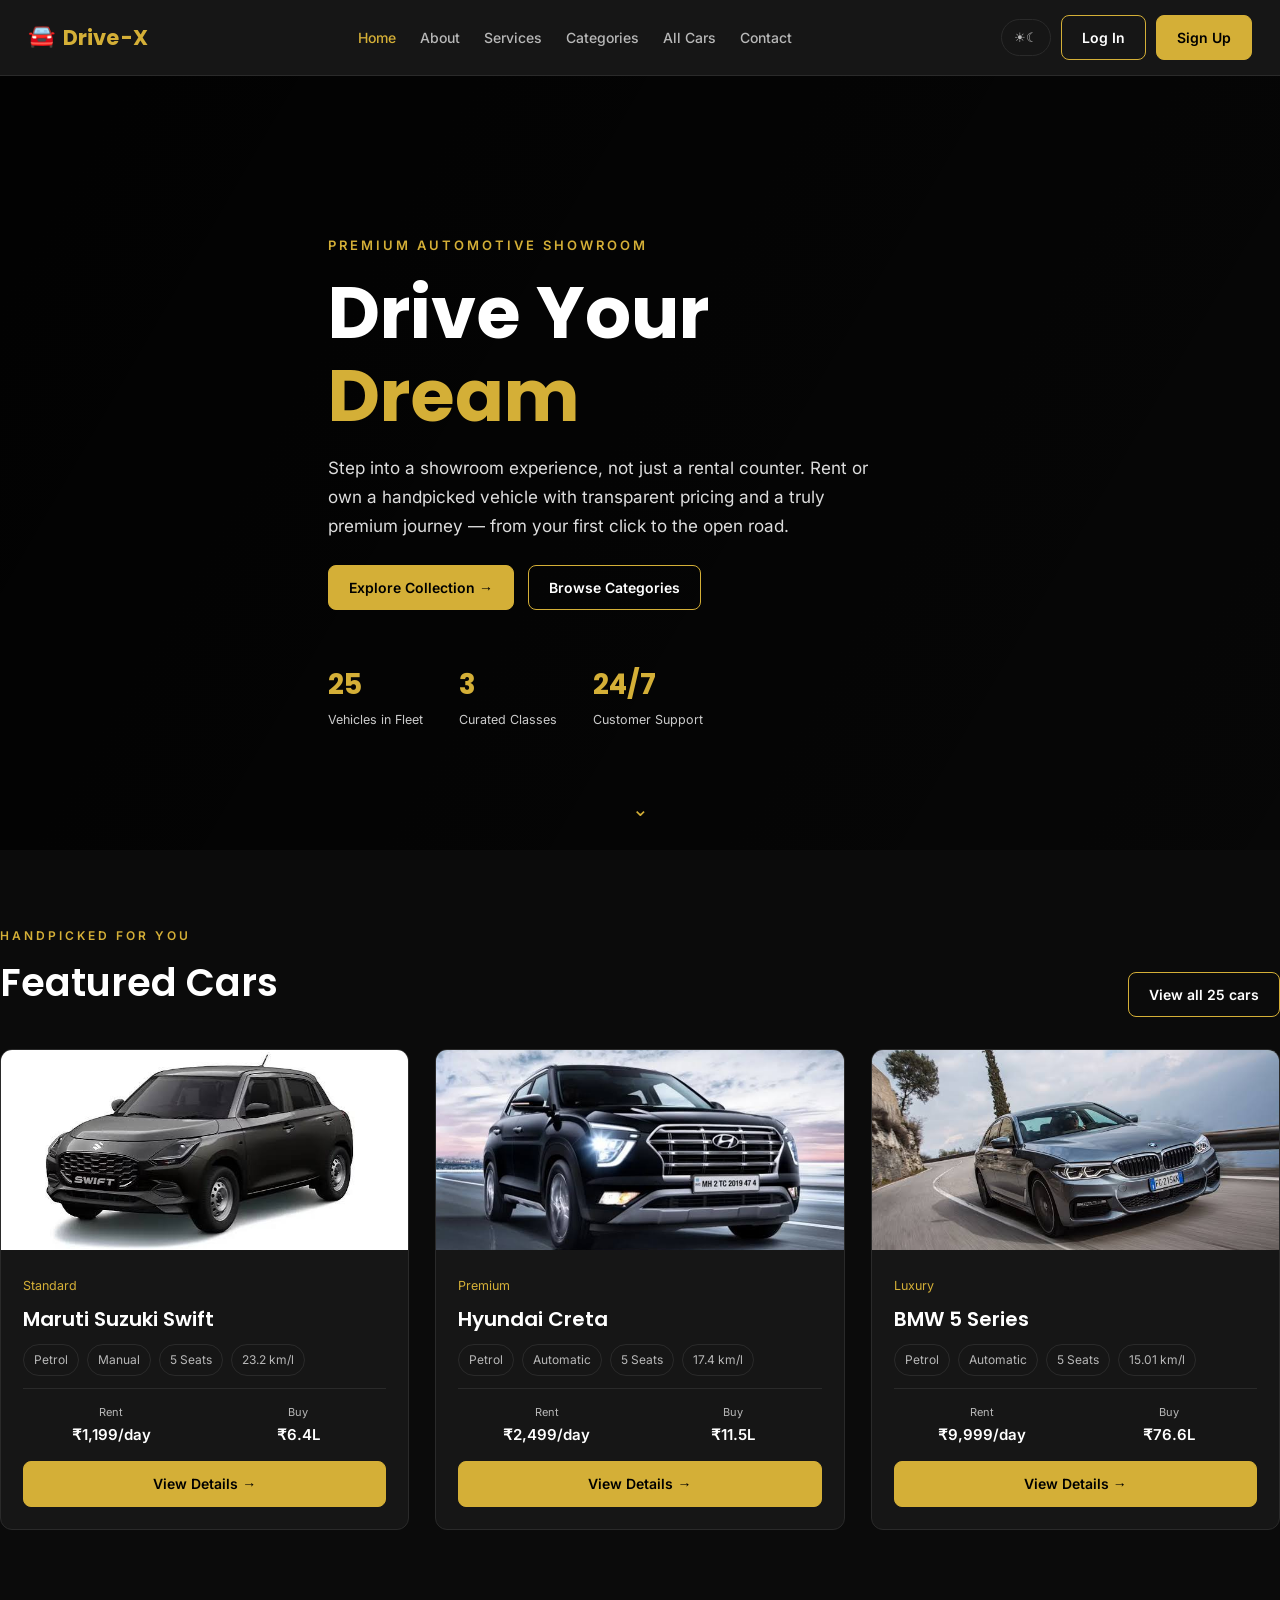
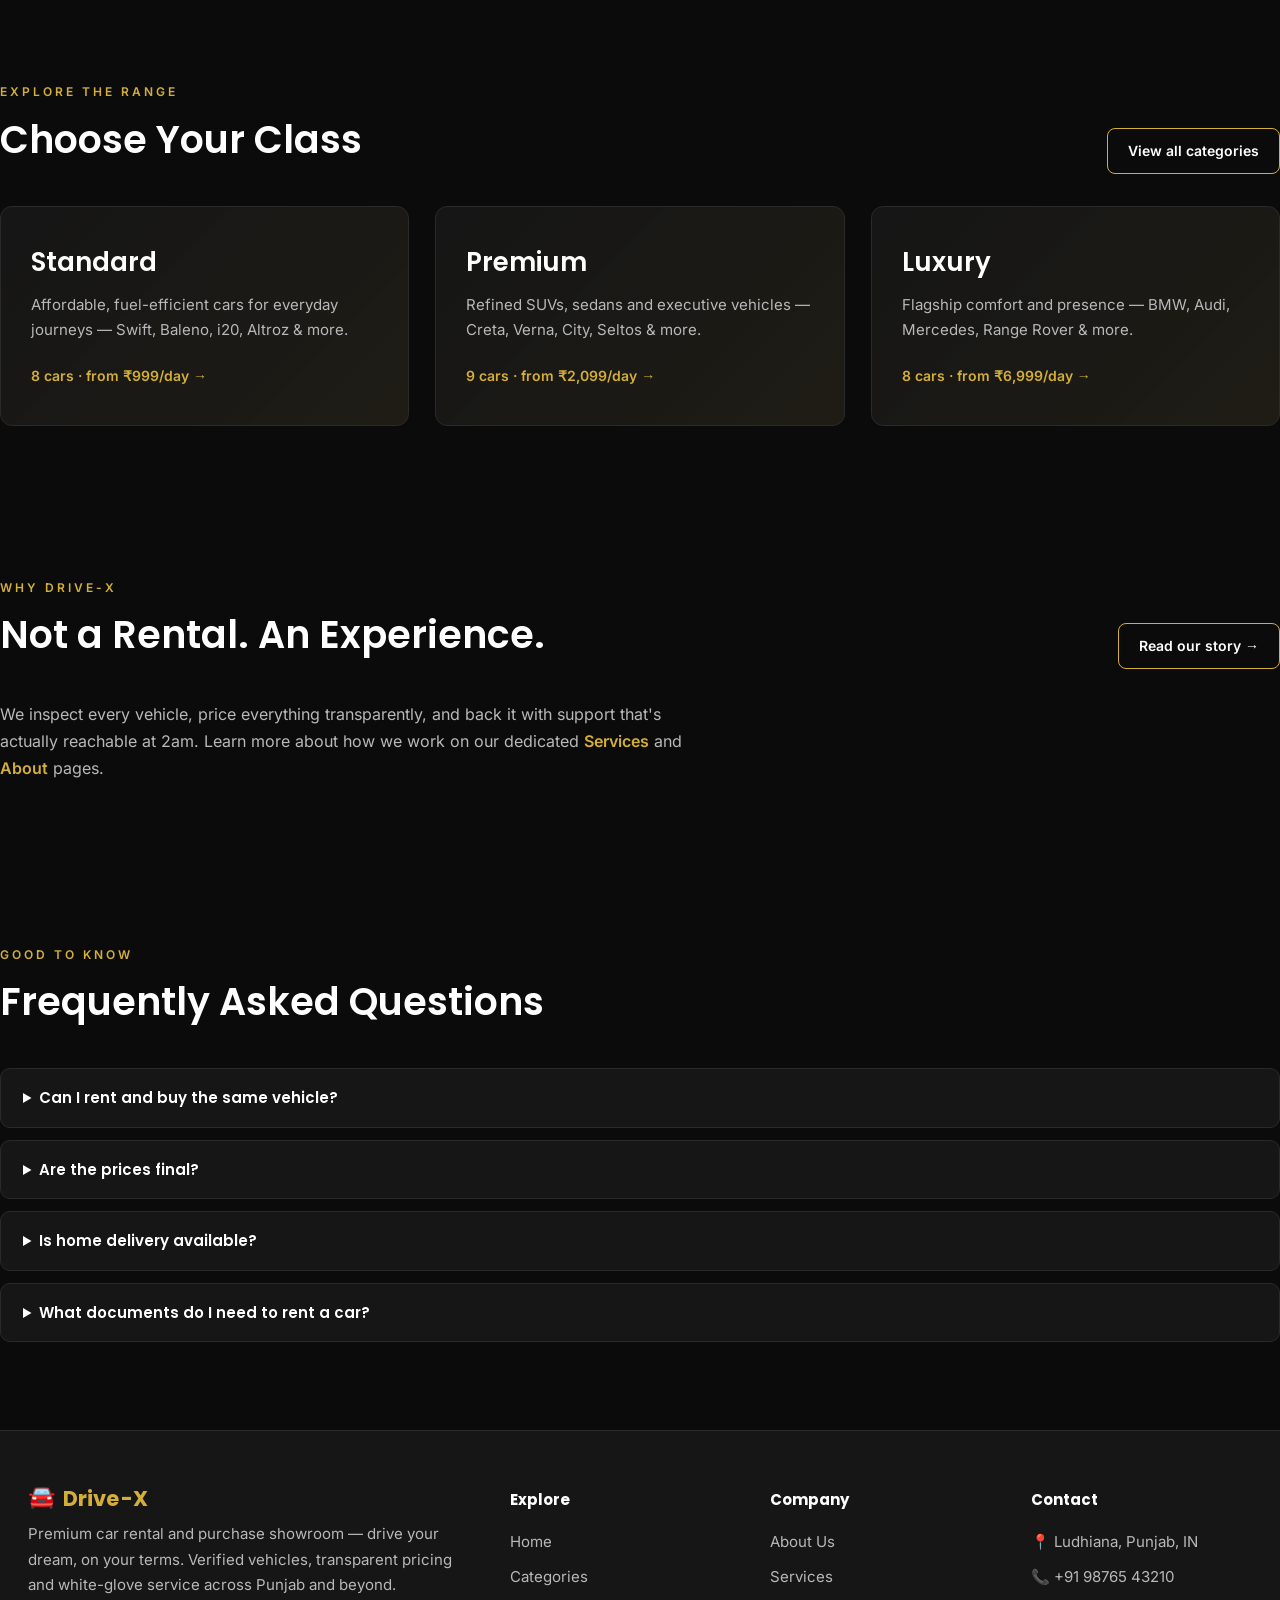
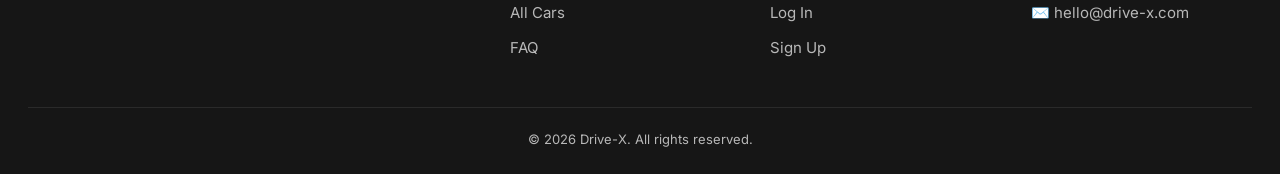
<file: drivex/index.html>
<!doctype html>
<html lang="en" data-theme="dark">
<head><meta charset="utf-8"><meta name="viewport" content="width=device-width,initial-scale=1"><title>Drive-X | Premium Automotive Showroom</title><meta name="description" content="Drive-X is a premium car rental and purchase showroom offering Standard, Premium and Luxury vehicles with transparent pricing."><link rel="stylesheet" href="css/fonts.css"><link rel="icon" href="data:,"><link rel="stylesheet" href="css/style.css"></head>
<body>
<div class="loader" id="preloader"><div class="loader-box"><div class="logo"><span class="logo-icon">🚘</span><span class="logo-text">Drive<span>-X</span></span></div><div class="ring"></div></div></div>
<header><div class="wrap header-inner">
<a class="logo" href="index.html"><span class="logo-icon">🚘</span><span class="logo-text">Drive<span>-X</span></span></a>
<nav><a href="index.html" class="active">Home</a><a href="about.html" class="">About</a><a href="services.html" class="">Services</a><a href="categories.html" class="">Categories</a><a href="cars.html" class="">All Cars</a><a href="contact.html" class="">Contact</a></nav>
<div class="actions"><label class="switch">☀︎<input id="themeToggle" type="checkbox">☾</label><a class="btn" href="login.html">Log In</a><a class="btn primary" href="login.html">Sign Up</a></div>
<button class="hamburger" id="hamburgerBtn" aria-label="Toggle menu"><span></span><span></span><span></span></button>
</div>
<div class="mobile-nav" id="mobileNav">
<a href="index.html" class="active">Home</a><a href="about.html" class="">About</a><a href="services.html" class="">Services</a><a href="categories.html" class="">Categories</a><a href="cars.html" class="">All Cars</a><a href="contact.html" class="">Contact</a>
<label class="switch">☀︎ Theme<input id="themeToggleMobile" type="checkbox">☾</label>
<a class="btn block" href="login.html">Log In</a><a class="btn primary block" href="login.html">Sign Up</a>
</div></header>

<section class="hero"><div class="wrap hero-inner">
<small class="eyebrow">PREMIUM AUTOMOTIVE SHOWROOM</small>
<h1>Drive Your <span class="gold">Dream</span></h1>
<p>Step into a showroom experience, not just a rental counter. Rent or own a handpicked vehicle with transparent pricing and a truly premium journey — from your first click to the open road.</p>
<a class="btn primary" href="cars.html">Explore Collection →</a>
<a class="btn" href="categories.html">Browse Categories</a>
<div class="hero-stats">
<div><b>15+</b><span>Vehicles in Fleet</span></div>
<div><b>3</b><span>Curated Classes</span></div>
<div><b>4.9★</b><span>Average Rating</span></div>
<div><b>24/7</b><span>Customer Support</span></div>
</div>
</div>
<div class="scroll-cue">⌄</div>
</section>

<section class="section wrap"><div class="section-title"><div><small class="eyebrow">HANDPICKED FOR YOU</small><h2>Featured Cars</h2></div><a class="btn" href="cars.html">View all 15 cars</a></div><div class="grid"><article class="card"><div class="car-img" style="background-image:url(https://images.unsplash.com/photo-1552519507-da3b142c6e3d?auto=format&fit=crop&w=1000&q=85)"></div><div class="card-body"><small>Standard</small><h3>Maruti Suzuki Swift</h3><div class="specs"><span>Petrol</span><span>Manual</span><span>5 Seats</span><span>23.20 km/l</span></div><div class="price"><div><span class="meta">Rent</span><b>₹1,199/day</b></div><div><span class="meta">Buy</span><b>₹6.4L</b></div></div><a class="btn primary" href="car-details.html?car=maruti-suzuki-swift">View Details →</a></div></article><article class="card"><div class="car-img" style="background-image:url(https://images.unsplash.com/photo-1606152421802-db97b9c7a11b?auto=format&fit=crop&w=1000&q=85)"></div><div class="card-body"><small>Premium</small><h3>Hyundai Creta</h3><div class="specs"><span>Petrol</span><span>Automatic</span><span>5 Seats</span><span>17.4 km/l</span></div><div class="price"><div><span class="meta">Rent</span><b>₹2,499/day</b></div><div><span class="meta">Buy</span><b>₹11.5L</b></div></div><a class="btn primary" href="car-details.html?car=hyundai-creta">View Details →</a></div></article><article class="card"><div class="car-img" style="background-image:url(https://images.unsplash.com/photo-1523983388277-336a66bf9bcd?auto=format&fit=crop&w=1000&q=85)"></div><div class="card-body"><small>Luxury</small><h3>BMW 5 Series</h3><div class="specs"><span>Petrol</span><span>Automatic</span><span>5 Seats</span><span>15.01 km/l</span></div><div class="price"><div><span class="meta">Rent</span><b>₹9,999/day</b></div><div><span class="meta">Buy</span><b>₹76.60L</b></div></div><a class="btn primary" href="car-details.html?car=bmw-5-series">View Details →</a></div></article></div></section>

<section class="section wrap"><div class="section-title"><div><small class="eyebrow">EXPLORE THE RANGE</small><h2>Choose Your Class</h2></div><a class="btn" href="categories.html">View all categories</a></div><div class="grid">
<a class="category-card" href="cars.html?category=Standard"><h3>Standard</h3><p>Affordable, fuel-efficient cars for everyday journeys — Swift, Baleno, i20, Altroz &amp; more.</p><b>Explore Standard →</b></a>
<a class="category-card" href="cars.html?category=Premium"><h3>Premium</h3><p>Refined SUVs, sedans and executive vehicles — Creta, Verna, City, Seltos &amp; more.</p><b>Explore Premium →</b></a>
<a class="category-card" href="cars.html?category=Luxury"><h3>Luxury</h3><p>Flagship comfort and presence — BMW, Audi, Mercedes, Range Rover &amp; more.</p><b>Explore Luxury →</b></a>
</div></section>

<section class="section wrap"><div class="section-title"><div><small class="eyebrow">WHY DRIVE-X</small><h2>Not a Rental. An Experience.</h2></div><a class="btn" href="about.html">Read our story →</a></div>
<p class="lead">We inspect every vehicle, price everything transparently, and back it with support that's actually reachable at 2am. Learn more about how we work on our dedicated <a href="services.html" style="color:var(--gold);font-weight:600">Services</a> and <a href="about.html" style="color:var(--gold);font-weight:600">About</a> pages.</p>
</section>

<section class="section wrap" id="faq"><div class="section-title"><div><small class="eyebrow">GOOD TO KNOW</small><h2>Frequently Asked Questions</h2></div></div>
<details><summary>Can I rent and buy the same vehicle?</summary><p>Yes. Availability and purchase conversion are shown on each vehicle detail page.</p></details>
<details><summary>Are the prices final?</summary><p>Displayed prices are indicative showroom prices; final quotes depend on availability and configuration.</p></details>
<details><summary>Is home delivery available?</summary><p>Yes, in select cities including Ludhiana and surrounding areas.</p></details>
<details><summary>What documents do I need to rent a car?</summary><p>A valid driving license and a government-issued ID are required at pickup or delivery. See our <a href="contact.html" style="color:var(--gold)">Contact page</a> for support.</p></details>
</section>
<footer><div class="wrap">
<div class="footer-grid">
<div><div class="logo"><span class="logo-icon">🚘</span><span class="logo-text">Drive<span>-X</span></span></div><p>Premium car rental and purchase showroom — drive your dream, on your terms. Verified vehicles, transparent pricing and white-glove service across Punjab and beyond.</p></div>
<div><h4>Explore</h4><a href="index.html">Home</a><a href="categories.html">Categories</a><a href="cars.html">All Cars</a><a href="index.html#faq">FAQ</a></div>
<div><h4>Company</h4><a href="about.html">About Us</a><a href="services.html">Services</a><a href="login.html">Log In</a><a href="login.html">Sign Up</a></div>
<div><h4>Contact</h4><a href="contact.html">📍 Ludhiana, Punjab, IN</a><a href="tel:+919876543210">📞 +91 98765 43210</a><a href="mailto:hello@drive-x.com">✉️ hello@drive-x.com</a></div>
</div>
<div class="footer-bottom">© 2026 Drive-X. All rights reserved.</div>
</div></footer>
<script src="js/seed.js"></script><script src="js/dx.js"></script><script src="js/theme.js"></script><script src="js/nav.js"></script><script src="js/loader.js"></script>
</body></html>
</file>
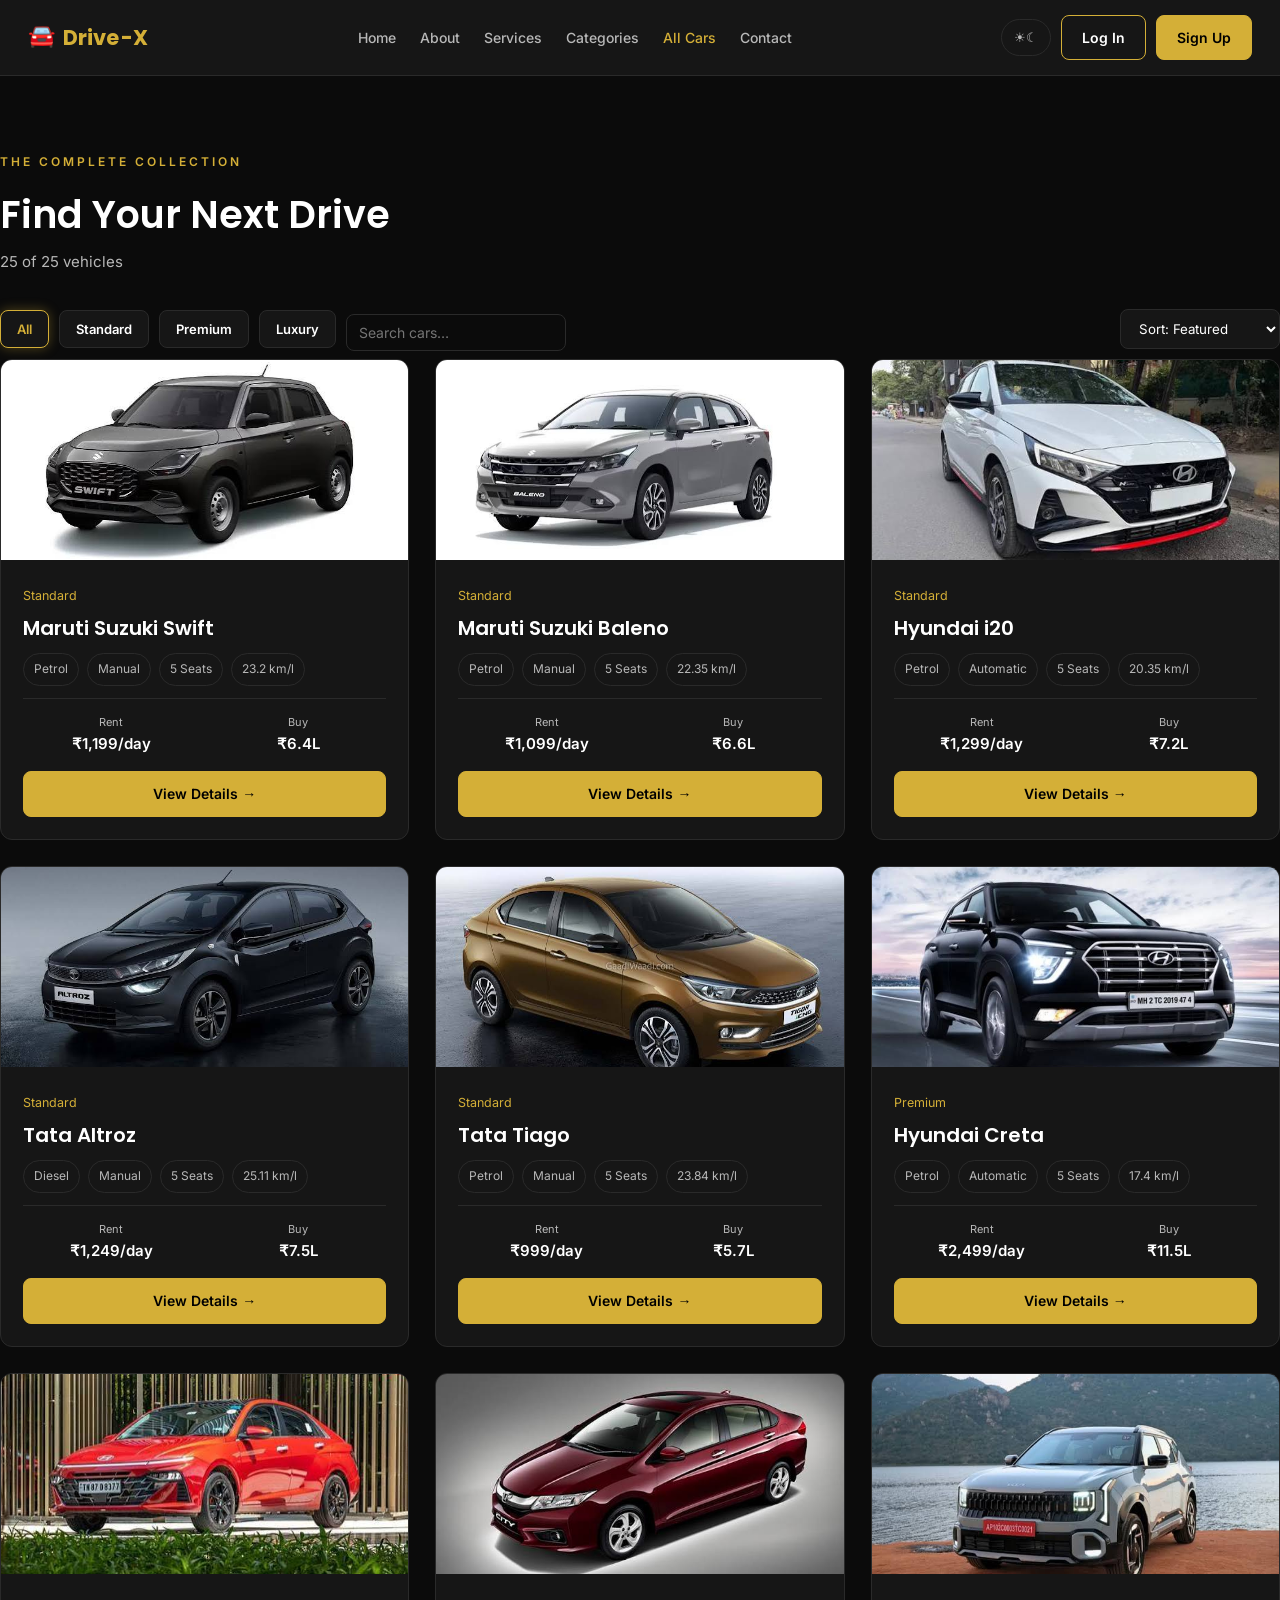
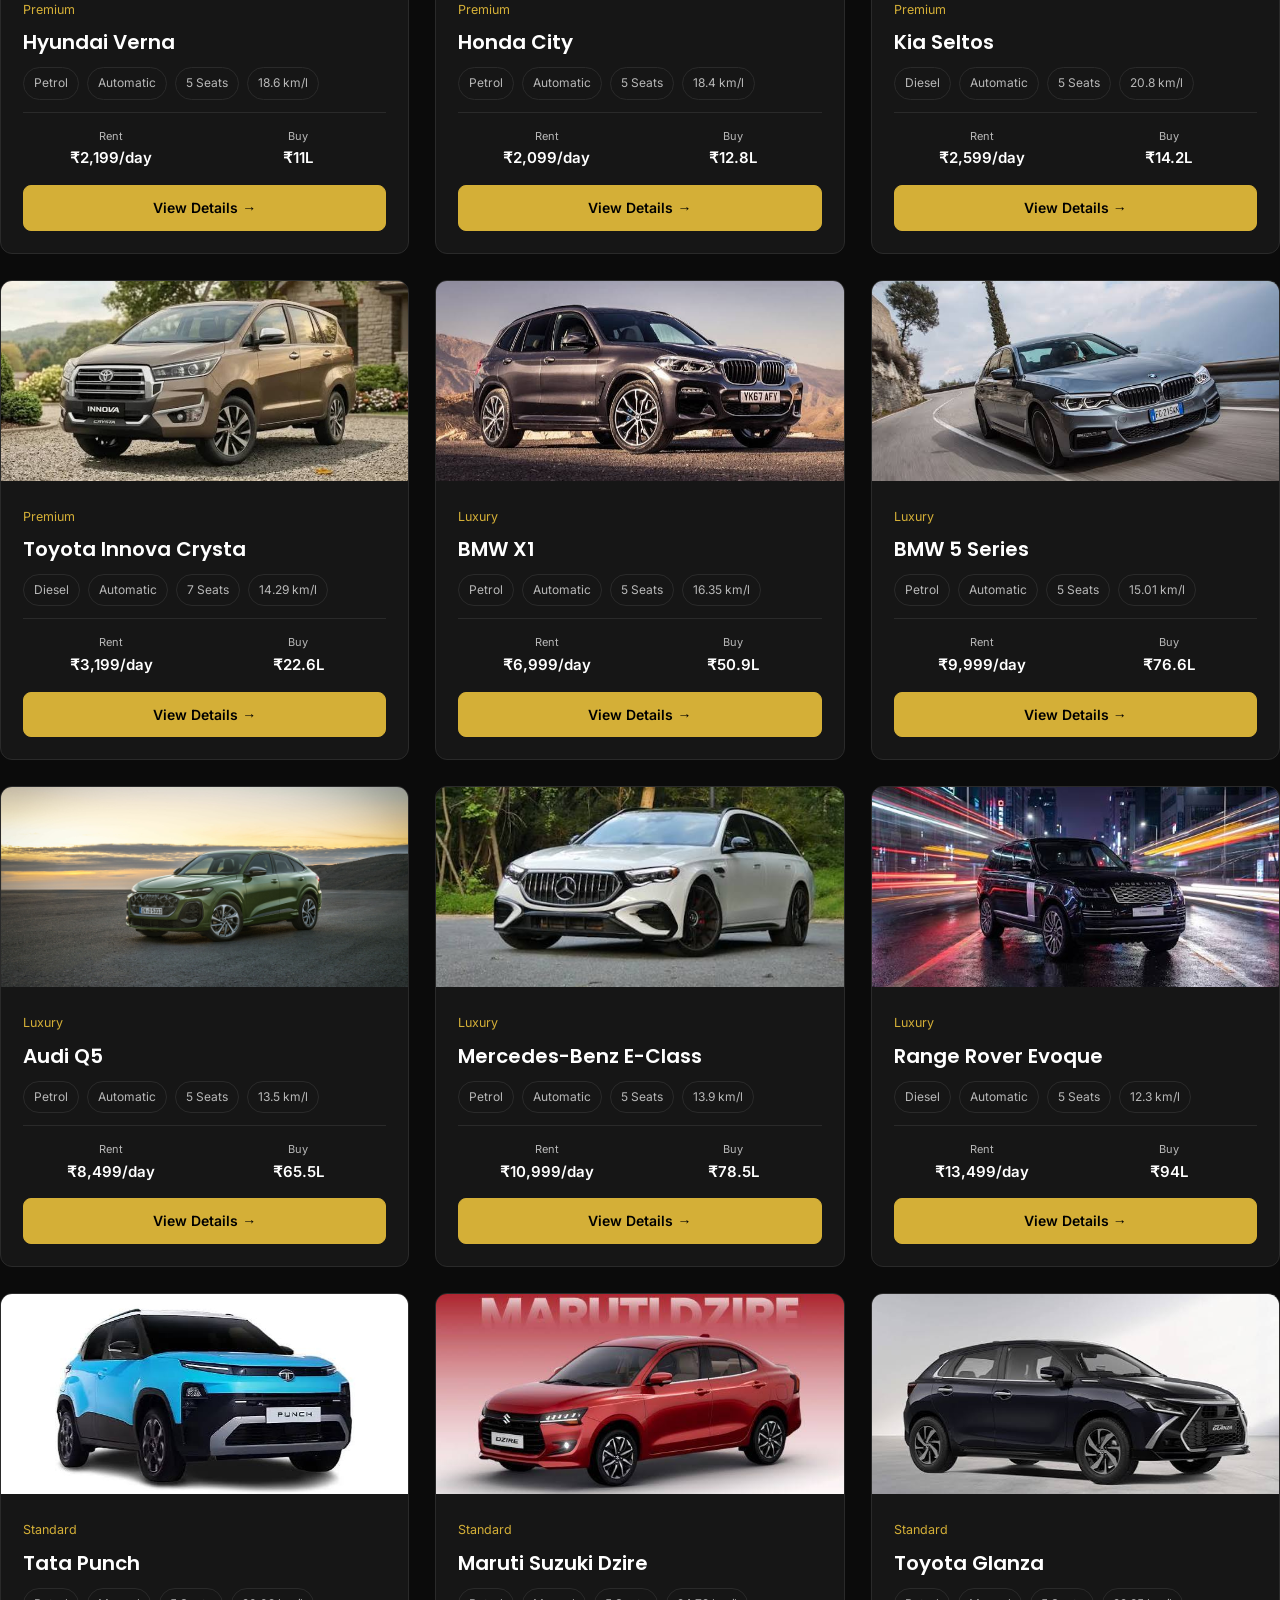
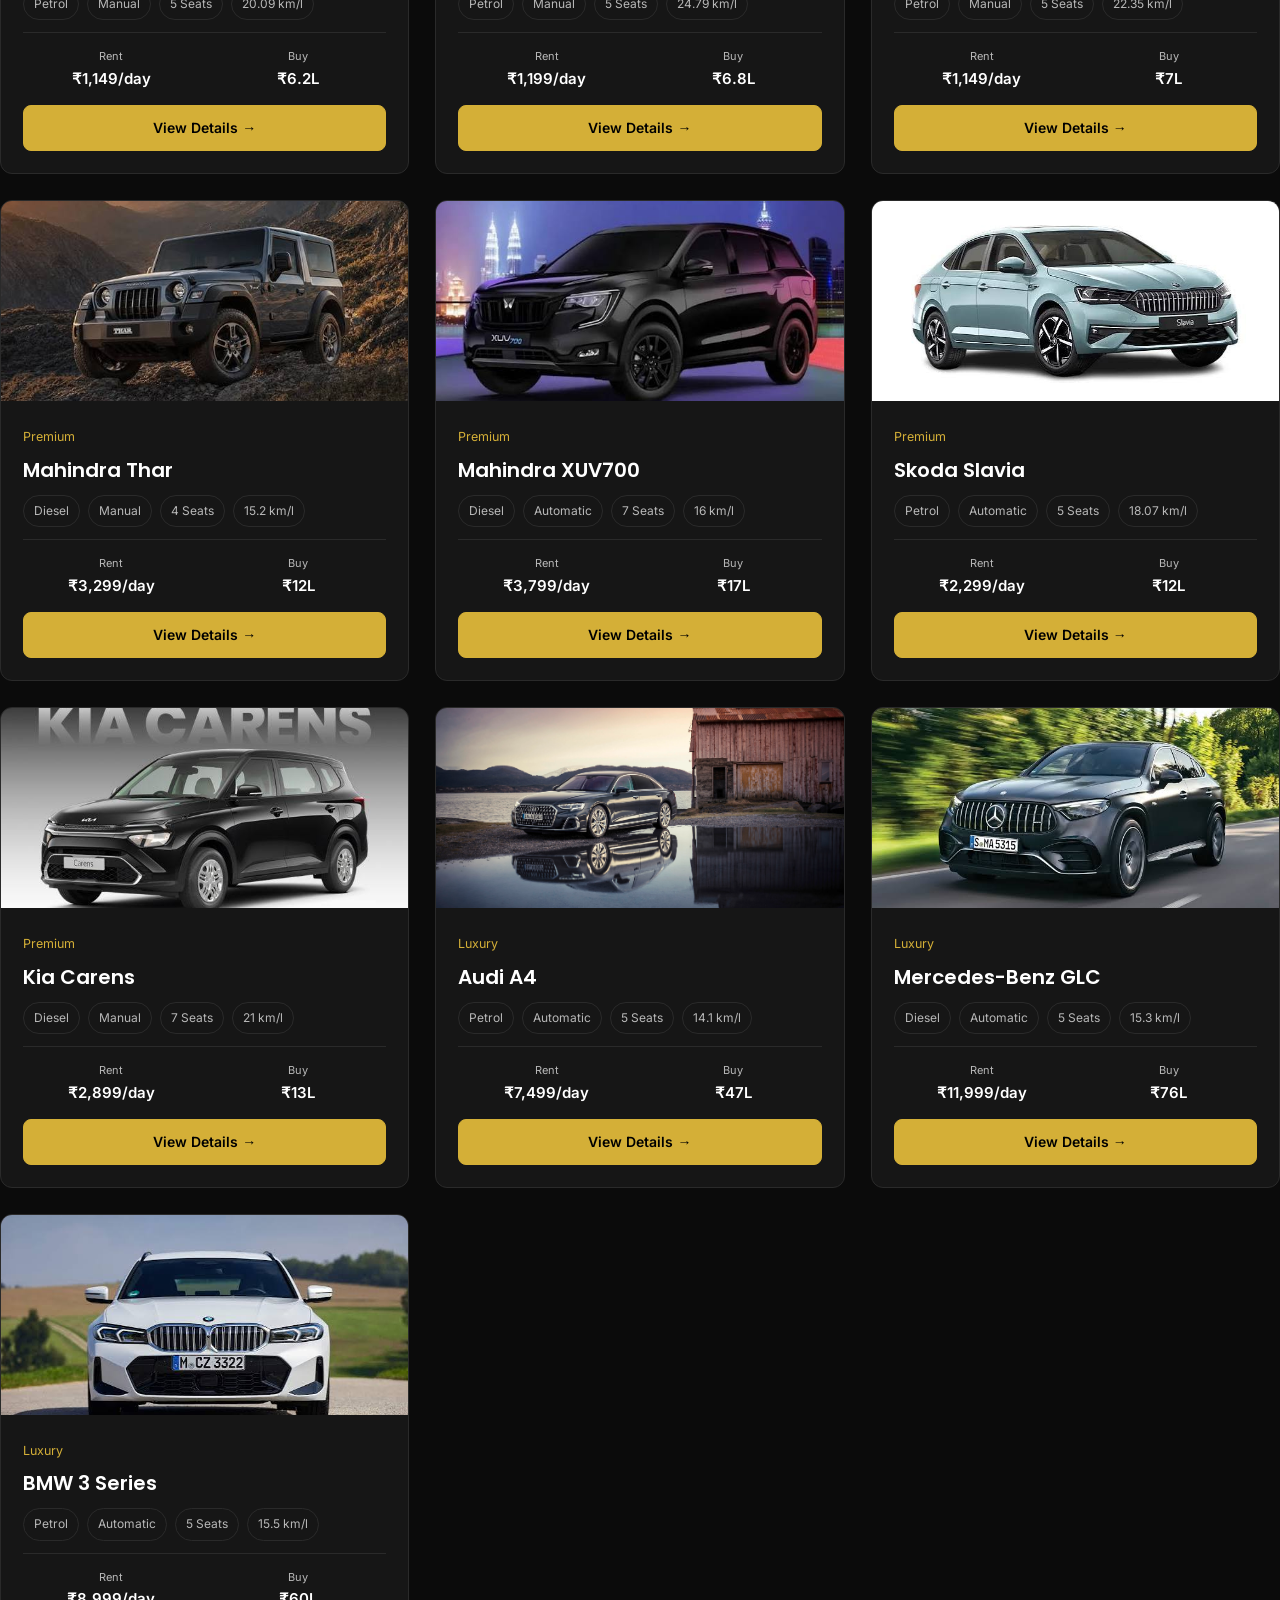
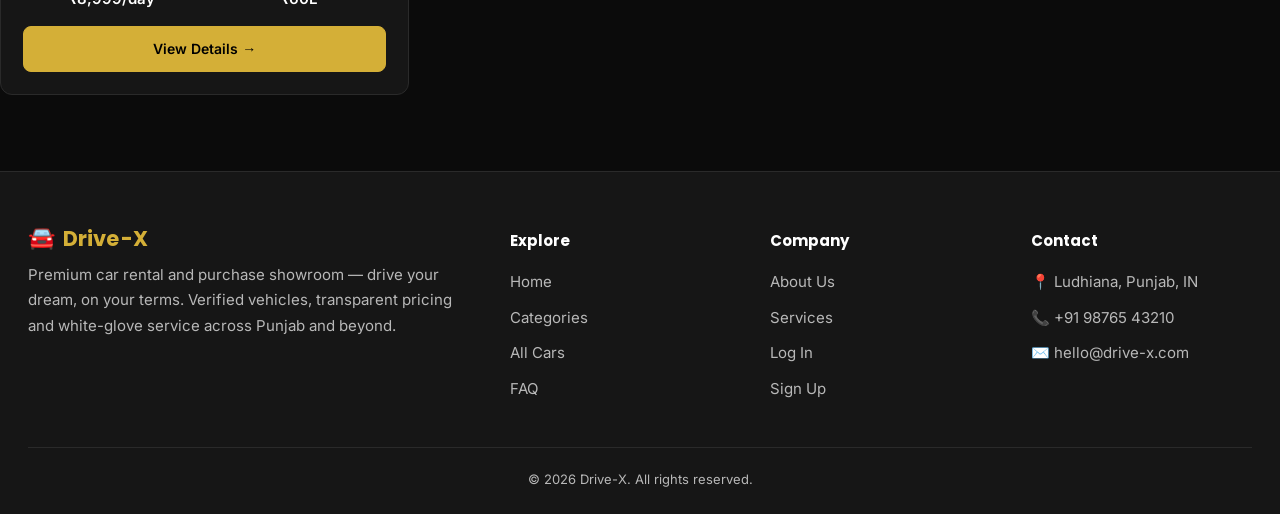
<file: drivex/cars.html>
<!doctype html>
<html lang="en" data-theme="dark">
<head><meta charset="utf-8"><meta name="viewport" content="width=device-width,initial-scale=1"><title>Drive-X | All Cars</title><link rel="stylesheet" href="css/fonts.css"><link rel="icon" href="data:,"><link rel="stylesheet" href="css/style.css"></head>
<body>
<div class="loader" id="preloader"><div class="loader-box"><div class="logo"><span class="logo-icon">🚘</span><span class="logo-text">Drive<span>-X</span></span></div><div class="ring"></div></div></div>
<header><div class="wrap header-inner">
<a class="logo" href="index.html"><span class="logo-icon">🚘</span><span class="logo-text">Drive<span>-X</span></span></a>
<nav><a href="index.html" class="">Home</a><a href="about.html" class="">About</a><a href="services.html" class="">Services</a><a href="categories.html" class="">Categories</a><a href="cars.html" class="active">All Cars</a><a href="contact.html" class="">Contact</a></nav>
<div class="actions"><label class="switch">☀︎<input id="themeToggle" type="checkbox">☾</label><a class="btn" href="login.html">Log In</a><a class="btn primary" href="login.html">Sign Up</a></div>
<button class="hamburger" id="hamburgerBtn" aria-label="Toggle menu"><span></span><span></span><span></span></button>
</div>
<div class="mobile-nav" id="mobileNav">
<a href="index.html" class="">Home</a><a href="about.html" class="">About</a><a href="services.html" class="">Services</a><a href="categories.html" class="">Categories</a><a href="cars.html" class="active">All Cars</a><a href="contact.html" class="">Contact</a>
<label class="switch">☀︎ Theme<input id="themeToggleMobile" type="checkbox">☾</label>
<a class="btn block" href="login.html">Log In</a><a class="btn primary block" href="login.html">Sign Up</a>
</div></header>
<main class="section wrap"><small class="eyebrow">THE COMPLETE COLLECTION</small>
<div class="section-title"><div><h1>Find Your Next Drive</h1><p class="meta">15 handpicked models across Standard, Premium and Luxury categories.</p></div></div>
<div class="filters"><button data-filter="All" class="active">All</button><button data-filter="Standard">Standard</button><button data-filter="Premium">Premium</button><button data-filter="Luxury">Luxury</button><select id="sort"><option value="default">Sort: Featured</option><option value="name">Name A–Z</option></select></div>
<div id="carGrid" class="grid"></div>
</main>
<footer><div class="wrap">
<div class="footer-grid">
<div><div class="logo"><span class="logo-icon">🚘</span><span class="logo-text">Drive<span>-X</span></span></div><p>Premium car rental and purchase showroom — drive your dream, on your terms. Verified vehicles, transparent pricing and white-glove service across Punjab and beyond.</p></div>
<div><h4>Explore</h4><a href="index.html">Home</a><a href="categories.html">Categories</a><a href="cars.html">All Cars</a><a href="index.html#faq">FAQ</a></div>
<div><h4>Company</h4><a href="about.html">About Us</a><a href="services.html">Services</a><a href="login.html">Log In</a><a href="login.html">Sign Up</a></div>
<div><h4>Contact</h4><a href="contact.html">📍 Ludhiana, Punjab, IN</a><a href="tel:+919876543210">📞 +91 98765 43210</a><a href="mailto:hello@drive-x.com">✉️ hello@drive-x.com</a></div>
</div>
<div class="footer-bottom">© 2026 Drive-X. All rights reserved.</div>
</div></footer>

<script src="js/seed.js"></script><script src="js/dx.js"></script><script src="js/theme.js"></script><script src="js/nav.js"></script><script src="js/loader.js"></script>
</body></html>
</file>
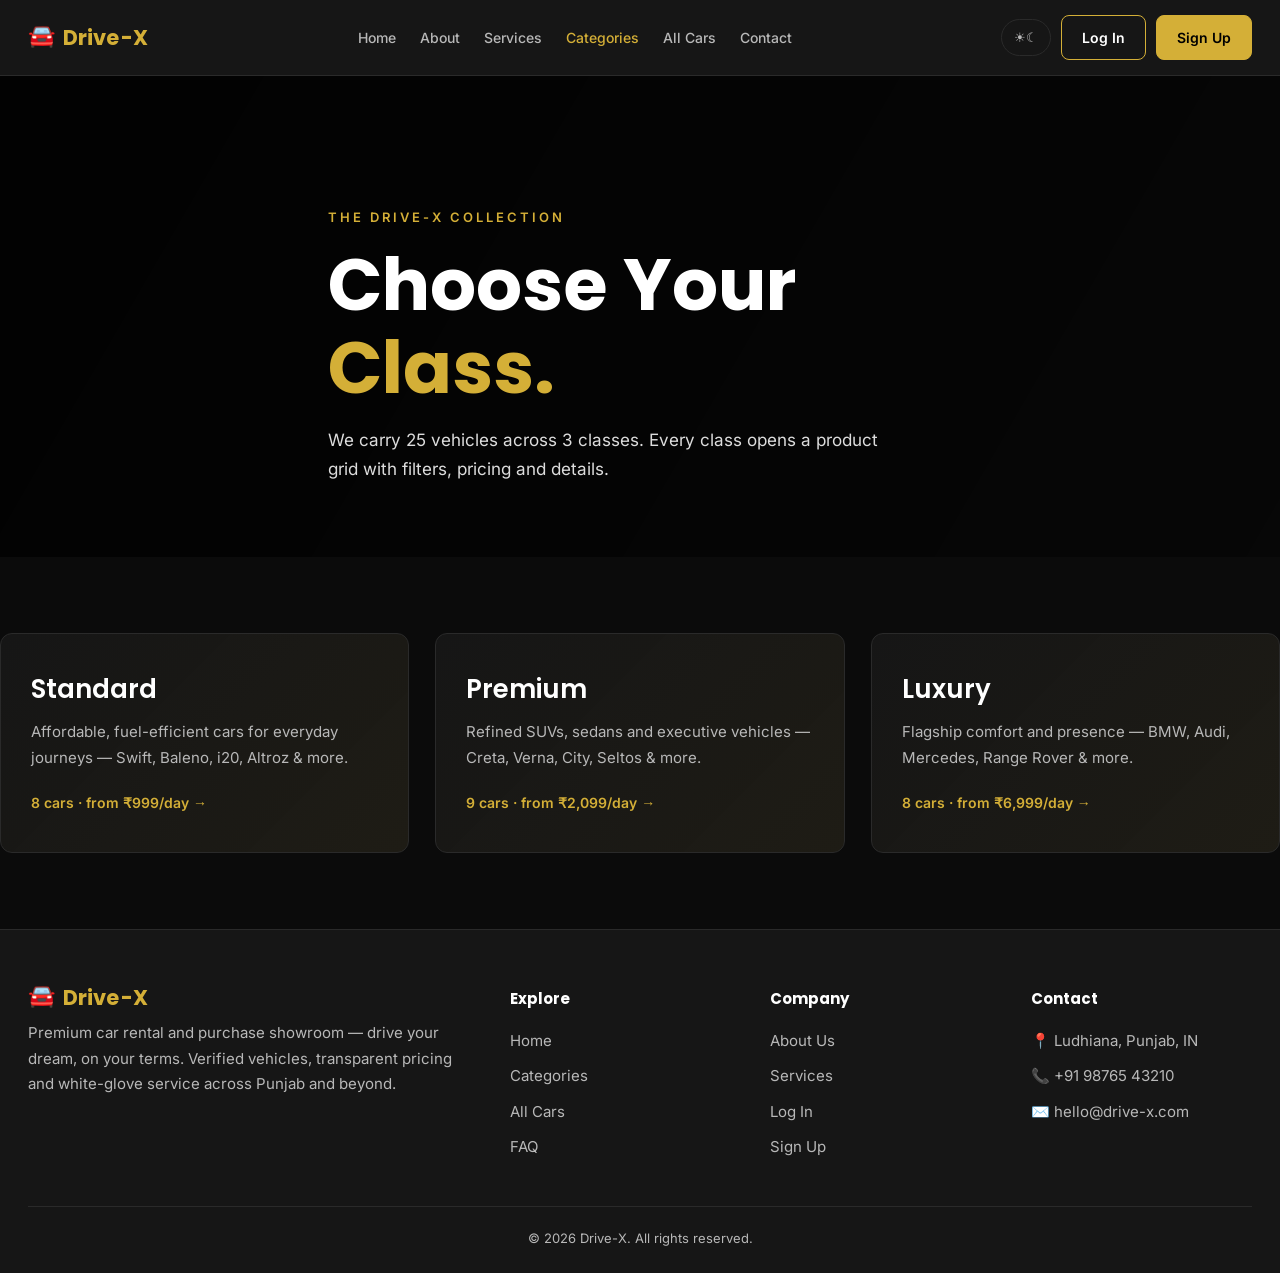
<file: drivex/categories.html>
<!doctype html>
<html lang="en" data-theme="dark">
<head><meta charset="utf-8"><meta name="viewport" content="width=device-width,initial-scale=1"><title>Drive-X | Categories</title><link rel="stylesheet" href="css/fonts.css"><link rel="icon" href="data:,"><link rel="stylesheet" href="css/style.css"></head>
<body>
<div class="loader" id="preloader"><div class="loader-box"><div class="logo"><span class="logo-icon">🚘</span><span class="logo-text">Drive<span>-X</span></span></div><div class="ring"></div></div></div>
<header><div class="wrap header-inner">
<a class="logo" href="index.html"><span class="logo-icon">🚘</span><span class="logo-text">Drive<span>-X</span></span></a>
<nav><a href="index.html" class="">Home</a><a href="about.html" class="">About</a><a href="services.html" class="">Services</a><a href="categories.html" class="active">Categories</a><a href="cars.html" class="">All Cars</a><a href="contact.html" class="">Contact</a></nav>
<div class="actions"><label class="switch">☀︎<input id="themeToggle" type="checkbox">☾</label><a class="btn" href="login.html">Log In</a><a class="btn primary" href="login.html">Sign Up</a></div>
<button class="hamburger" id="hamburgerBtn" aria-label="Toggle menu"><span></span><span></span><span></span></button>
</div>
<div class="mobile-nav" id="mobileNav">
<a href="index.html" class="">Home</a><a href="about.html" class="">About</a><a href="services.html" class="">Services</a><a href="categories.html" class="active">Categories</a><a href="cars.html" class="">All Cars</a><a href="contact.html" class="">Contact</a>
<label class="switch">☀︎ Theme<input id="themeToggleMobile" type="checkbox">☾</label>
<a class="btn block" href="login.html">Log In</a><a class="btn primary block" href="login.html">Sign Up</a>
</div></header>
<section class="hero small"><div class="wrap hero-inner">
<small class="eyebrow">THE DRIVE-X COLLECTION</small>
<h1>Choose Your <span class="gold">Class.</span></h1>
<p>Every category opens a dedicated product grid with filters, pricing and details. We carry 5 vehicles in every class.</p>
</div></section>
<main class="section wrap">
<div class="grid">
<a class="category-card" href="cars.html?category=Standard"><h3>Standard</h3><p>Affordable, fuel-efficient cars for everyday journeys.</p><b>Explore Standard →</b></a>
<a class="category-card" href="cars.html?category=Premium"><h3>Premium</h3><p>Refined SUVs, sedans and executive vehicles.</p><b>Explore Premium →</b></a>
<a class="category-card" href="cars.html?category=Luxury"><h3>Luxury</h3><p>Flagship comfort, advanced technology and presence.</p><b>Explore Luxury →</b></a>
</div></main>
<footer><div class="wrap">
<div class="footer-grid">
<div><div class="logo"><span class="logo-icon">🚘</span><span class="logo-text">Drive<span>-X</span></span></div><p>Premium car rental and purchase showroom — drive your dream, on your terms. Verified vehicles, transparent pricing and white-glove service across Punjab and beyond.</p></div>
<div><h4>Explore</h4><a href="index.html">Home</a><a href="categories.html">Categories</a><a href="cars.html">All Cars</a><a href="index.html#faq">FAQ</a></div>
<div><h4>Company</h4><a href="about.html">About Us</a><a href="services.html">Services</a><a href="login.html">Log In</a><a href="login.html">Sign Up</a></div>
<div><h4>Contact</h4><a href="contact.html">📍 Ludhiana, Punjab, IN</a><a href="tel:+919876543210">📞 +91 98765 43210</a><a href="mailto:hello@drive-x.com">✉️ hello@drive-x.com</a></div>
</div>
<div class="footer-bottom">© 2026 Drive-X. All rights reserved.</div>
</div></footer>
<script src="js/seed.js"></script><script src="js/dx.js"></script><script src="js/theme.js"></script><script src="js/nav.js"></script><script src="js/loader.js"></script>
</body></html>
</file>
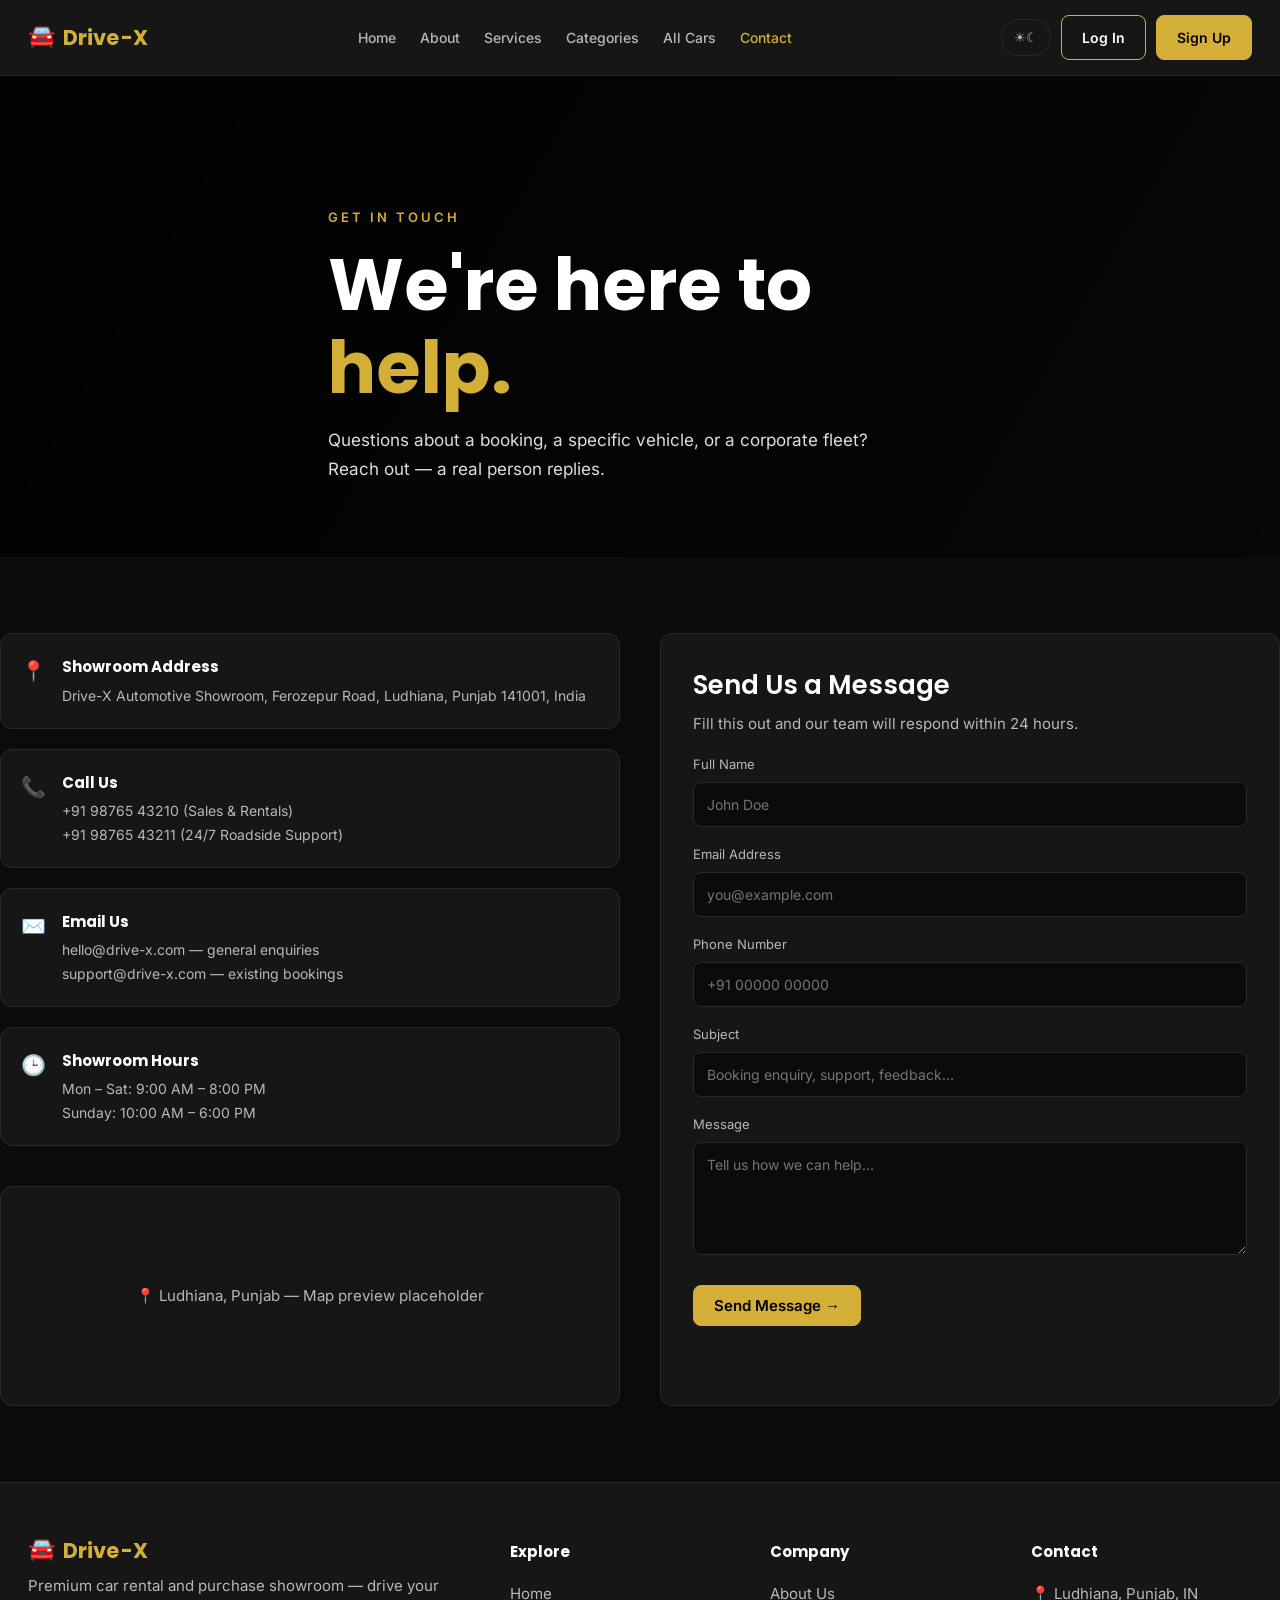
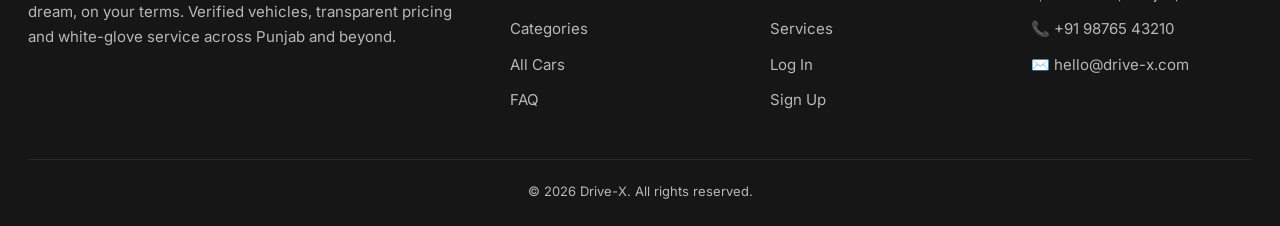
<file: drivex/contact.html>
<!doctype html>
<html lang="en" data-theme="dark">
<head><meta charset="utf-8"><meta name="viewport" content="width=device-width,initial-scale=1"><title>Drive-X | Contact Us</title><meta name="description" content="Get in touch with Drive-X for bookings, support and enquiries."><link rel="stylesheet" href="css/fonts.css"><link rel="icon" href="data:,"><link rel="stylesheet" href="css/style.css"></head>
<body>
<div class="loader" id="preloader"><div class="loader-box"><div class="logo"><span class="logo-icon">🚘</span><span class="logo-text">Drive<span>-X</span></span></div><div class="ring"></div></div></div>
<header><div class="wrap header-inner">
<a class="logo" href="index.html"><span class="logo-icon">🚘</span><span class="logo-text">Drive<span>-X</span></span></a>
<nav><a href="index.html" class="">Home</a><a href="about.html" class="">About</a><a href="services.html" class="">Services</a><a href="categories.html" class="">Categories</a><a href="cars.html" class="">All Cars</a><a href="contact.html" class="active">Contact</a></nav>
<div class="actions"><label class="switch">☀︎<input id="themeToggle" type="checkbox">☾</label><a class="btn" href="login.html">Log In</a><a class="btn primary" href="login.html">Sign Up</a></div>
<button class="hamburger" id="hamburgerBtn" aria-label="Toggle menu"><span></span><span></span><span></span></button>
</div>
<div class="mobile-nav" id="mobileNav">
<a href="index.html" class="">Home</a><a href="about.html" class="">About</a><a href="services.html" class="">Services</a><a href="categories.html" class="">Categories</a><a href="cars.html" class="">All Cars</a><a href="contact.html" class="active">Contact</a>
<label class="switch">☀︎ Theme<input id="themeToggleMobile" type="checkbox">☾</label>
<a class="btn block" href="login.html">Log In</a><a class="btn primary block" href="login.html">Sign Up</a>
</div></header>

<section class="hero small"><div class="wrap hero-inner">
<small class="eyebrow">GET IN TOUCH</small>
<h1>We're here to <span class="gold">help.</span></h1>
<p>Questions about a booking, a specific vehicle, or a corporate fleet? Reach out — a real person replies.</p>
</div></section>

<section class="section wrap">
<div class="contact-grid">
<div class="contact-info">
<div class="contact-item"><b>📍</b><div><h4>Showroom Address</h4><p>Drive-X Automotive Showroom, Ferozepur Road, Ludhiana, Punjab 141001, India</p></div></div>
<div class="contact-item"><b>📞</b><div><h4>Call Us</h4><p>+91 98765 43210 (Sales &amp; Rentals)<br>+91 98765 43211 (24/7 Roadside Support)</p></div></div>
<div class="contact-item"><b>✉️</b><div><h4>Email Us</h4><p>hello@drive-x.com — general enquiries<br>support@drive-x.com — existing bookings</p></div></div>
<div class="contact-item"><b>🕒</b><div><h4>Showroom Hours</h4><p>Mon – Sat: 9:00 AM – 8:00 PM<br>Sunday: 10:00 AM – 6:00 PM</p></div></div>
<div class="map-embed">📍 Ludhiana, Punjab — Map preview placeholder</div>
</div>

<form class="contact-form" onsubmit="return false;">
<h2 style="font:600 26px 'Poppins';margin-bottom:6px">Send Us a Message</h2>
<p class="meta">Fill this out and our team will respond within 24 hours.</p>
<label>Full Name<input class="field-input" type="text" placeholder="John Doe" required></label>
<label>Email Address<input class="field-input" type="email" placeholder="you@example.com" required></label>
<label>Phone Number<input class="field-input" type="tel" placeholder="+91 00000 00000"></label>
<label>Subject<input class="field-input" type="text" placeholder="Booking enquiry, support, feedback…"></label>
<label>Message<textarea class="field-input" rows="5" placeholder="Tell us how we can help…" required></textarea></label>
<button class="btn primary" type="submit">Send Message →</button>
</form>
</div>
</section>

<footer><div class="wrap">
<div class="footer-grid">
<div><div class="logo"><span class="logo-icon">🚘</span><span class="logo-text">Drive<span>-X</span></span></div><p>Premium car rental and purchase showroom — drive your dream, on your terms. Verified vehicles, transparent pricing and white-glove service across Punjab and beyond.</p></div>
<div><h4>Explore</h4><a href="index.html">Home</a><a href="categories.html">Categories</a><a href="cars.html">All Cars</a><a href="index.html#faq">FAQ</a></div>
<div><h4>Company</h4><a href="about.html">About Us</a><a href="services.html">Services</a><a href="login.html">Log In</a><a href="login.html">Sign Up</a></div>
<div><h4>Contact</h4><a href="contact.html">📍 Ludhiana, Punjab, IN</a><a href="tel:+919876543210">📞 +91 98765 43210</a><a href="mailto:hello@drive-x.com">✉️ hello@drive-x.com</a></div>
</div>
<div class="footer-bottom">© 2026 Drive-X. All rights reserved.</div>
</div></footer>
<script src="js/seed.js"></script><script src="js/dx.js"></script><script src="js/theme.js"></script><script src="js/nav.js"></script><script src="js/loader.js"></script>
</body></html>
</file>
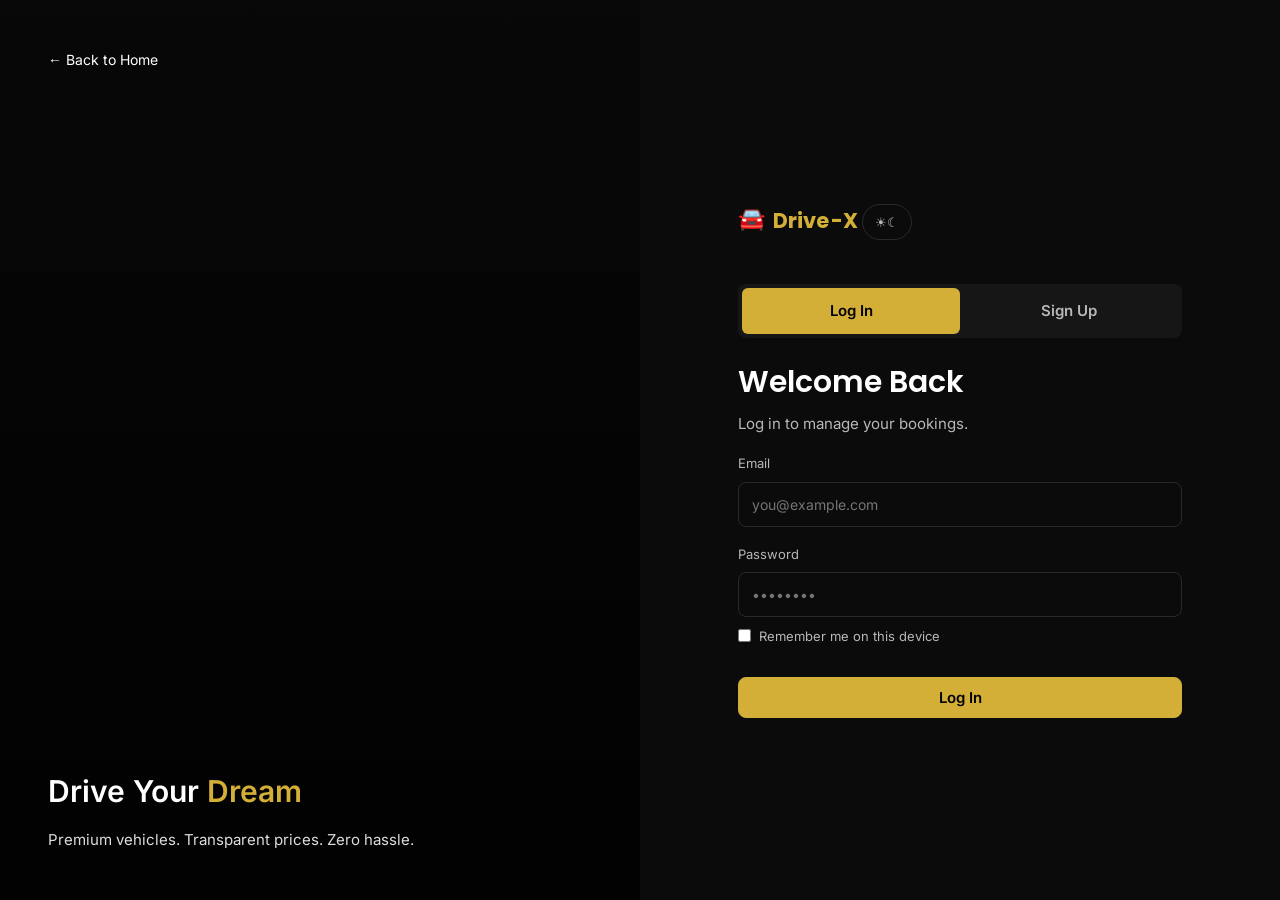
<file: drivex/login.html>
<!doctype html>
<html lang="en" data-theme="dark">
<head><meta charset="utf-8"><meta name="viewport" content="width=device-width,initial-scale=1"><title>Drive-X | Account</title><link rel="stylesheet" href="css/fonts.css"><link rel="icon" href="data:,"><link rel="stylesheet" href="css/style.css"></head>
<body>
<div class="loader" id="preloader"><div class="loader-box"><div class="logo"><span class="logo-icon">🚘</span><span class="logo-text">Drive<span>-X</span></span></div><div class="ring"></div></div></div>
<div class="auth">
<div class="auth-image"><a href="index.html">← Back to Home</a><div><h1>Drive Your <span class="gold">Dream</span></h1><p>Premium vehicles. Transparent prices. Zero hassle.</p></div></div>
<section class="auth-form">
<a class="logo" href="index.html"><span class="logo-icon">🚘</span><span class="logo-text">Drive<span>-X</span></span></a>
<label class="switch">☀︎<input id="themeToggle" type="checkbox">☾</label>
<input type="radio" name="tab" id="login" checked style="display:none"><input type="radio" name="tab" id="signup" style="display:none">
<div class="tabs"><label for="login">Log In</label><label for="signup">Sign Up</label></div>
<form class="login-form" onsubmit="return false;"><h2 style="font:600 30px 'Poppins';margin:0 0 6px">Welcome Back</h2><p class="meta">Log in to manage your bookings.</p>
<label>Email<input class="field-input" type="email" placeholder="you@example.com" required></label>
<label>Password<input class="field-input" type="password" placeholder="••••••••" required></label>
<button class="btn primary" style="width:100%">Log In</button></form>
<form class="signup-form" onsubmit="return false;"><h2 style="font:600 30px 'Poppins';margin:0 0 6px">Create Account</h2><p class="meta">Start renting or buying your dream car.</p>
<label>Full Name<input class="field-input" type="text" placeholder="John Doe" required></label>
<label>Email<input class="field-input" type="email" placeholder="you@example.com" required></label>
<label>Password<input class="field-input" type="password" placeholder="Create a password" required></label>
<button class="btn primary" style="width:100%">Create Account</button></form>
</section></div>
<script src="js/seed.js"></script><script src="js/dx.js"></script><script src="js/theme.js"></script><script src="js/loader.js"></script>
</body></html>
</file>
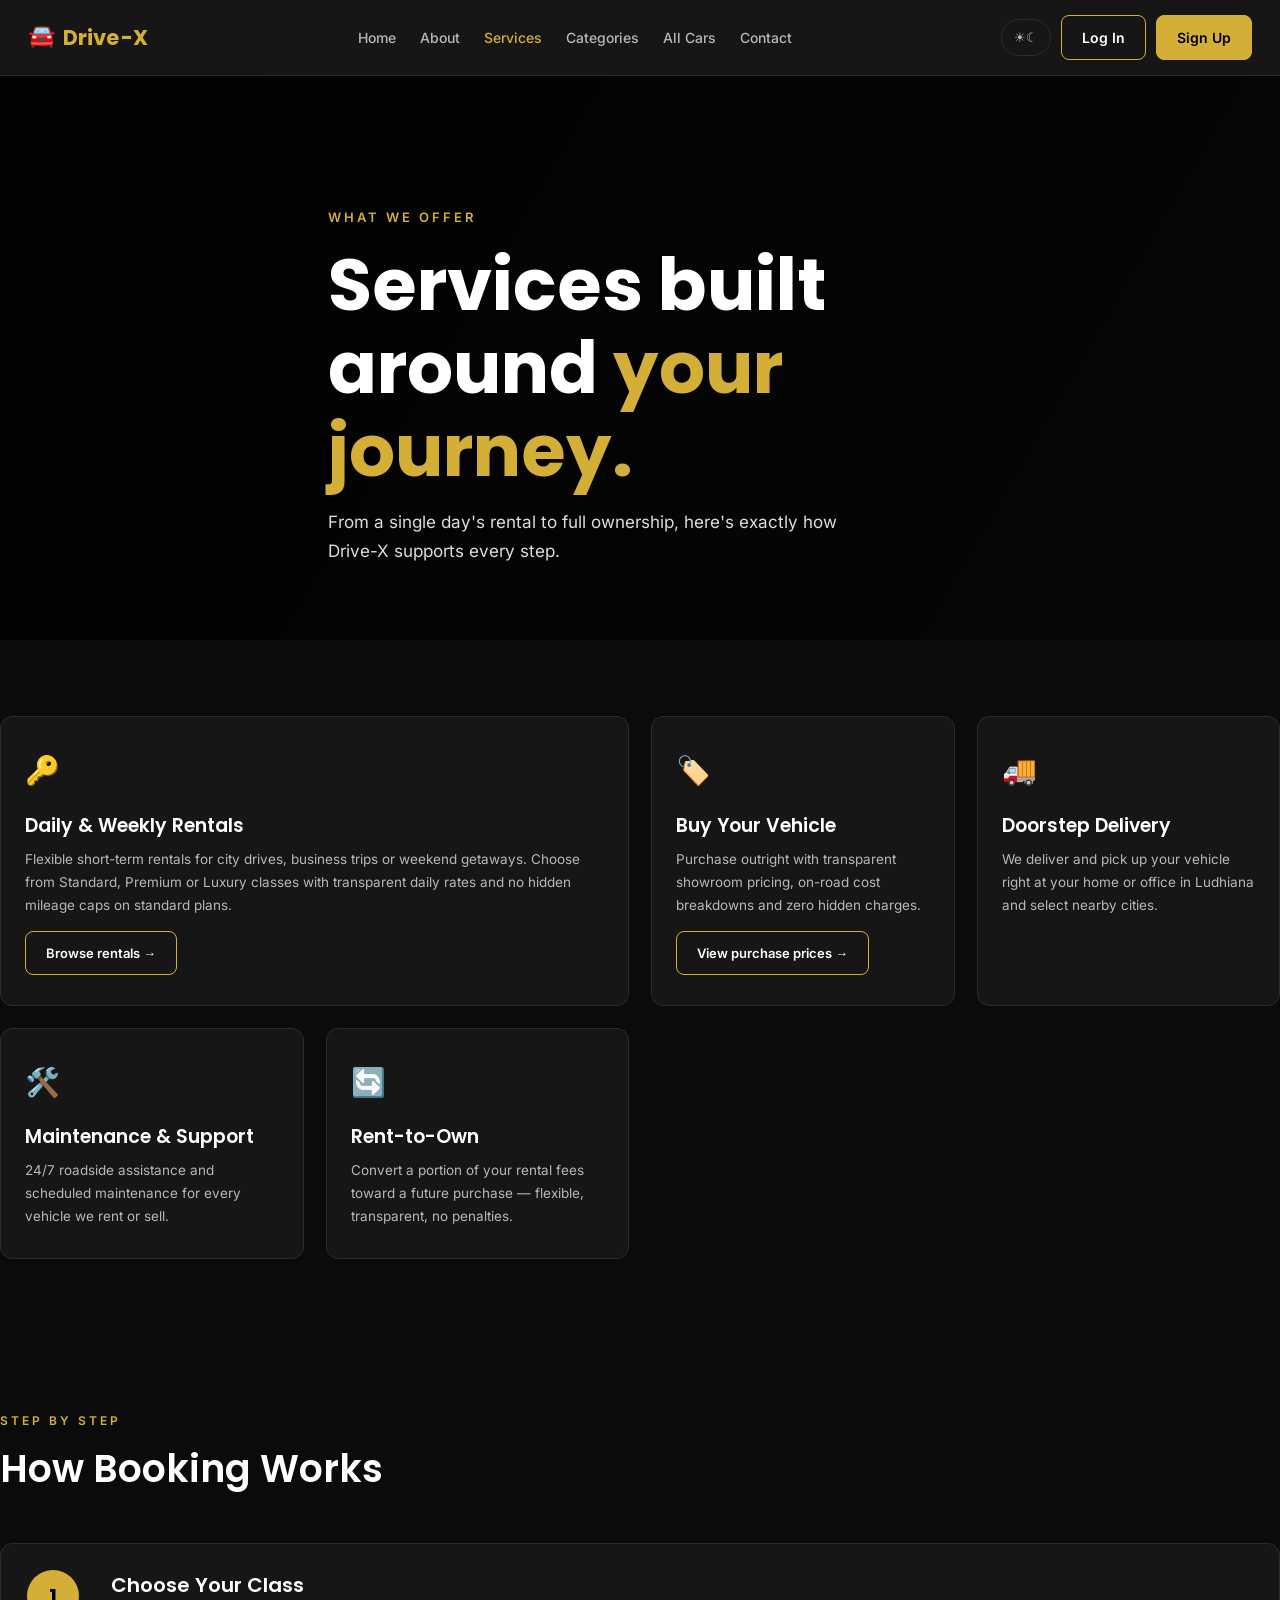
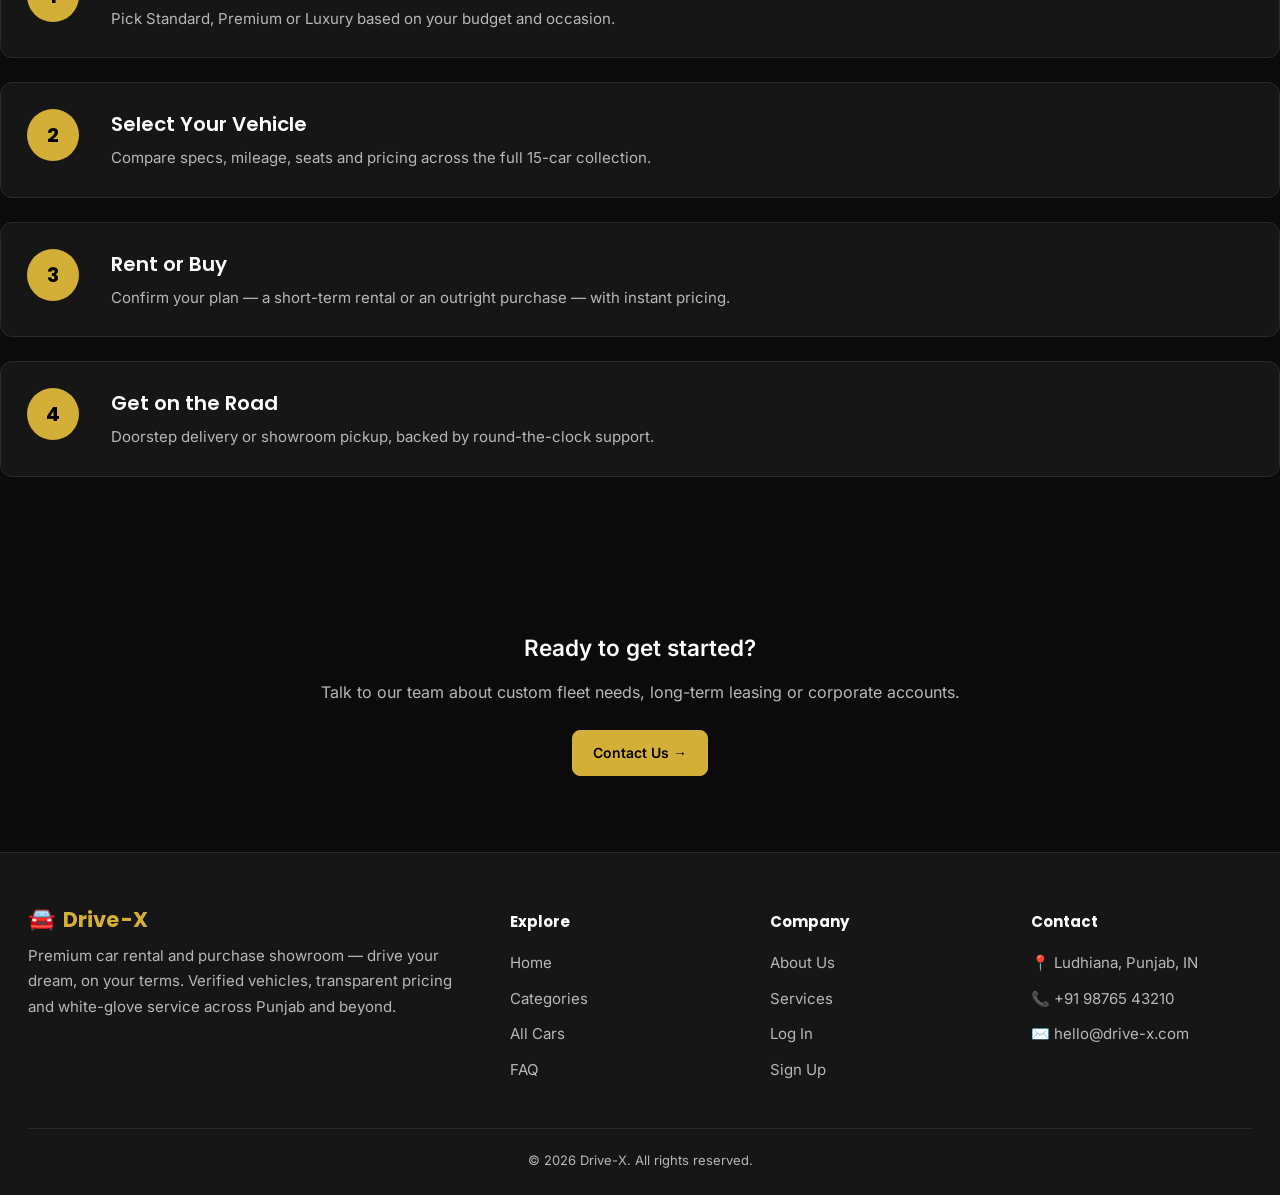
<file: drivex/services.html>
<!doctype html>
<html lang="en" data-theme="dark">
<head><meta charset="utf-8"><meta name="viewport" content="width=device-width,initial-scale=1"><title>Drive-X | Services</title><meta name="description" content="Explore Drive-X services — daily rentals, vehicle purchase, doorstep delivery and 24/7 maintenance support."><link rel="stylesheet" href="css/fonts.css"><link rel="icon" href="data:,"><link rel="stylesheet" href="css/style.css"></head>
<body>
<div class="loader" id="preloader"><div class="loader-box"><div class="logo"><span class="logo-icon">🚘</span><span class="logo-text">Drive<span>-X</span></span></div><div class="ring"></div></div></div>
<header><div class="wrap header-inner">
<a class="logo" href="index.html"><span class="logo-icon">🚘</span><span class="logo-text">Drive<span>-X</span></span></a>
<nav><a href="index.html" class="">Home</a><a href="about.html" class="">About</a><a href="services.html" class="active">Services</a><a href="categories.html" class="">Categories</a><a href="cars.html" class="">All Cars</a><a href="contact.html" class="">Contact</a></nav>
<div class="actions"><label class="switch">☀︎<input id="themeToggle" type="checkbox">☾</label><a class="btn" href="login.html">Log In</a><a class="btn primary" href="login.html">Sign Up</a></div>
<button class="hamburger" id="hamburgerBtn" aria-label="Toggle menu"><span></span><span></span><span></span></button>
</div>
<div class="mobile-nav" id="mobileNav">
<a href="index.html" class="">Home</a><a href="about.html" class="">About</a><a href="services.html" class="active">Services</a><a href="categories.html" class="">Categories</a><a href="cars.html" class="">All Cars</a><a href="contact.html" class="">Contact</a>
<label class="switch">☀︎ Theme<input id="themeToggleMobile" type="checkbox">☾</label>
<a class="btn block" href="login.html">Log In</a><a class="btn primary block" href="login.html">Sign Up</a>
</div></header>

<section class="hero small"><div class="wrap hero-inner">
<small class="eyebrow">WHAT WE OFFER</small>
<h1>Services built around <span class="gold">your journey.</span></h1>
<p>From a single day's rental to full ownership, here's exactly how Drive-X supports every step.</p>
</div></section>

<section class="section wrap">
<div class="services-grid">
<div class="service-card large"><div><div class="service-icon">🔑</div><h3>Daily &amp; Weekly Rentals</h3><p>Flexible short-term rentals for city drives, business trips or weekend getaways. Choose from Standard, Premium or Luxury classes with transparent daily rates and no hidden mileage caps on standard plans.</p><a class="btn" href="cars.html">Browse rentals →</a></div></div>
<div class="service-card"><div class="service-icon">🏷️</div><h3>Buy Your Vehicle</h3><p>Purchase outright with transparent showroom pricing, on-road cost breakdowns and zero hidden charges.</p><a class="btn" href="cars.html">View purchase prices →</a></div>
<div class="service-card"><div class="service-icon">🚚</div><h3>Doorstep Delivery</h3><p>We deliver and pick up your vehicle right at your home or office in Ludhiana and select nearby cities.</p></div>
<div class="service-card"><div class="service-icon">🛠️</div><h3>Maintenance &amp; Support</h3><p>24/7 roadside assistance and scheduled maintenance for every vehicle we rent or sell.</p></div>
<div class="service-card"><div class="service-icon">🔄</div><h3>Rent-to-Own</h3><p>Convert a portion of your rental fees toward a future purchase — flexible, transparent, no penalties.</p></div>
</div>
</section>

<section class="section wrap">
<div class="section-title"><div><small class="eyebrow">STEP BY STEP</small><h2>How Booking Works</h2></div></div>
<div class="timeline">
<div class="timeline-step"><div class="timeline-num">1</div><div><h3>Choose Your Class</h3><p>Pick Standard, Premium or Luxury based on your budget and occasion.</p></div></div>
<div class="timeline-step"><div class="timeline-num">2</div><div><h3>Select Your Vehicle</h3><p>Compare specs, mileage, seats and pricing across the full 15-car collection.</p></div></div>
<div class="timeline-step"><div class="timeline-num">3</div><div><h3>Rent or Buy</h3><p>Confirm your plan — a short-term rental or an outright purchase — with instant pricing.</p></div></div>
<div class="timeline-step"><div class="timeline-num">4</div><div><h3>Get on the Road</h3><p>Doorstep delivery or showroom pickup, backed by round-the-clock support.</p></div></div>
</div>
</section>

<section class="section wrap" style="text-align:center">
<h2>Ready to get started?</h2>
<p class="lead" style="margin:12px auto 24px">Talk to our team about custom fleet needs, long-term leasing or corporate accounts.</p>
<a class="btn primary" href="contact.html">Contact Us →</a>
</section>

<footer><div class="wrap">
<div class="footer-grid">
<div><div class="logo"><span class="logo-icon">🚘</span><span class="logo-text">Drive<span>-X</span></span></div><p>Premium car rental and purchase showroom — drive your dream, on your terms. Verified vehicles, transparent pricing and white-glove service across Punjab and beyond.</p></div>
<div><h4>Explore</h4><a href="index.html">Home</a><a href="categories.html">Categories</a><a href="cars.html">All Cars</a><a href="index.html#faq">FAQ</a></div>
<div><h4>Company</h4><a href="about.html">About Us</a><a href="services.html">Services</a><a href="login.html">Log In</a><a href="login.html">Sign Up</a></div>
<div><h4>Contact</h4><a href="contact.html">📍 Ludhiana, Punjab, IN</a><a href="tel:+919876543210">📞 +91 98765 43210</a><a href="mailto:hello@drive-x.com">✉️ hello@drive-x.com</a></div>
</div>
<div class="footer-bottom">© 2026 Drive-X. All rights reserved.</div>
</div></footer>
<script src="js/seed.js"></script><script src="js/dx.js"></script><script src="js/theme.js"></script><script src="js/nav.js"></script><script src="js/loader.js"></script>
</body></html>
</file>
<file: drivex/css/fonts.css>
@font-face{font-family:'Poppins';font-weight:500;font-style:normal;font-display:swap;src:url('../assets/fonts/poppins-latin-500-normal.woff2') format('woff2')}
@font-face{font-family:'Poppins';font-weight:600;font-style:normal;font-display:swap;src:url('../assets/fonts/poppins-latin-600-normal.woff2') format('woff2')}
@font-face{font-family:'Poppins';font-weight:700;font-style:normal;font-display:swap;src:url('../assets/fonts/poppins-latin-700-normal.woff2') format('woff2')}
@font-face{font-family:'Inter';font-weight:400;font-style:normal;font-display:swap;src:url('../assets/fonts/inter-latin-400-normal.woff2') format('woff2')}
@font-face{font-family:'Inter';font-weight:500;font-style:normal;font-display:swap;src:url('../assets/fonts/inter-latin-500-normal.woff2') format('woff2')}
@font-face{font-family:'Inter';font-weight:600;font-style:normal;font-display:swap;src:url('../assets/fonts/inter-latin-600-normal.woff2') format('woff2')}
</file>
<file: drivex/css/style.css>
*{box-sizing:border-box;margin:0;padding:0}
:root{
  --bg:#0b0b0b;--card:#161616;--border:#2a2a2a;--text:#fff;--muted:#b8b8b8;
  --gold:#d4af37;--glow:rgba(212,175,55,.35);--radius:12px;--header-h:76px;
}
:root[data-theme="light"]{
  --bg:#f3ede3;--card:#fffaf2;--border:#ded2c0;--text:#2f2922;--muted:#756b5e;
  --gold:#a56b16;--glow:rgba(165,107,22,.22);
}
html{scroll-behavior:smooth}
body{background:var(--bg);color:var(--text);font:15px/1.7 'Inter',Arial,sans-serif;transition:background .4s,color .4s;overflow-x:hidden;width:100%}
:root[data-theme="light"] body{background:linear-gradient(135deg,#f3ede3 0%,#eee3d3 100%)}
:root[data-theme="light"] .btn.primary{background:#8f5b12;color:#fff;border-color:#8f5b12}
:root[data-theme="light"] .timeline-num{background:#8f5b12;color:#fff}
a{text-decoration:none;color:inherit}
img{max-width:100%;display:block}
ul{list-style:none}
button{font-family:inherit}
.wrap{max-width:1320px;margin:0 auto;padding:0 28px;width:100%}

/* ===== Header ===== */
header{height:var(--header-h);display:flex;align-items:center;background:var(--card);border-bottom:1px solid var(--border);position:sticky;top:0;z-index:50;transition:background .4s,border-color .4s;width:100%}
.header-inner{display:flex;align-items:center;width:100%;gap:28px}
.logo{font-family:'Poppins',sans-serif;font-weight:700;font-size:21px;display:inline-flex;align-items:center;gap:8px;line-height:1;white-space:nowrap}
.logo .logo-icon{font-size:22px;display:inline-flex;align-items:center;transform:translateY(-1px)}
.logo .logo-text{display:inline-flex;align-items:baseline;gap:2px}
.logo span{color:var(--gold)}
.gold,small{color:var(--gold)}
nav{display:flex;gap:24px;margin:0 auto;color:var(--muted);flex-wrap:nowrap}
nav a{transition:.3s;font-size:14px;font-weight:500;white-space:nowrap}
nav a:hover,nav a.active{color:var(--gold)}
.actions{display:flex;align-items:center;gap:10px;flex-shrink:0}
.hamburger{display:none;flex-direction:column;justify-content:center;gap:5px;cursor:pointer;background:none;border:none;padding:8px;z-index:60;width:40px;height:40px}
.hamburger span{width:22px;height:2px;background:var(--text);transition:.3s;display:block;border-radius:2px}
.hamburger.open span:nth-child(1){transform:translateY(7px) rotate(45deg)}
.hamburger.open span:nth-child(2){opacity:0}
.hamburger.open span:nth-child(3){transform:translateY(-7px) rotate(-45deg)}
.mobile-nav{position:fixed;top:var(--header-h);left:0;right:0;bottom:0;background:var(--bg);z-index:45;display:flex;flex-direction:column;padding:24px 24px 40px;gap:4px;transform:translateX(100%);transition:transform .4s ease;overflow-y:auto;height:calc(100vh - var(--header-h))}
.mobile-nav.open{transform:translateX(0)}
.mobile-nav a{padding:16px 4px;border-bottom:1px solid var(--border);font-size:16px;font-weight:600}
.mobile-nav .btn{margin-top:16px;text-align:center;width:100%}
.mobile-nav .switch{margin:14px 0;width:fit-content}

/* ===== Buttons ===== */
.btn{display:inline-block;border:1px solid var(--gold);border-radius:8px;padding:10px 20px;font-weight:600;font-size:14px;transition:.3s;cursor:pointer;background:transparent;color:var(--text);white-space:nowrap}
.btn.primary{background:var(--gold);color:#000;border-color:var(--gold)}
.btn:hover{transform:translateY(-3px);box-shadow:0 0 18px var(--glow)}
.btn.block{display:block;width:100%;text-align:center}

/* ===== Theme Switch ===== */
.switch{display:inline-flex;align-items:center;gap:6px;cursor:pointer;border:1px solid var(--border);border-radius:20px;padding:6px 12px;color:var(--muted);font-size:13px;user-select:none;flex-shrink:0}
.switch input{display:none}

/* ===== Preloader ===== */
.loader{position:fixed;inset:0;background:var(--bg);z-index:999;display:grid;place-items:center;transition:opacity .5s,visibility .5s}
.loader.hide{opacity:0;visibility:hidden;pointer-events:none}
.loader-box{display:grid;place-items:center;gap:16px}
.loader-box .logo{font-size:24px}
.ring{width:44px;height:44px;border:3px solid var(--border);border-top-color:var(--gold);border-radius:50%;animation:spin .9s linear infinite}
@keyframes spin{to{transform:rotate(360deg)}}

/* ===== Hero ===== */
.hero{min-height:86vh;display:flex;align-items:center;padding:100px 0 60px;position:relative;
  background:linear-gradient(120deg,rgba(0,0,0,.85),rgba(0,0,0,.4)),url('https://images.unsplash.com/photo-1503376780353-7e6692767b70?auto=format&fit=crop&w=1800&q=85') center/cover;
}
:root[data-theme="light"] .hero{background:linear-gradient(120deg,rgba(54,35,18,.58),rgba(54,35,18,.24)),url('https://images.unsplash.com/photo-1503376780353-7e6692767b70?auto=format&fit=crop&w=1800&q=85') center/cover}
:root[data-theme="light"] .hero h1,:root[data-theme="light"] .hero p{color:#fff}
:root[data-theme="light"] .hero h1,:root[data-theme="light"] .hero p,:root[data-theme="light"] .hero .eyebrow{text-shadow:0 2px 10px rgba(0,0,0,.75)}
:root[data-theme="light"] .hero .btn:not(.primary){color:#fff;border-color:rgba(255,255,255,.75)}
.hero.small{min-height:42vh;padding:130px 0 50px}
.hero-inner{max-width:680px;animation:fadeUp .9s ease both}
.hero small.eyebrow{font-size:13px}
.hero h1{font:700 clamp(34px,7vw,72px)/1.15 'Poppins',sans-serif;margin:16px 0;word-wrap:break-word}
.hero p{max-width:560px;color:#ddd;font-size:17px;margin-bottom:24px}
.hero .btn{margin-right:10px;margin-bottom:10px}
.hero-stats{display:flex;gap:36px;margin-top:44px;flex-wrap:wrap}
.hero-stats div b{display:block;font:700 28px 'Poppins',sans-serif;color:var(--gold)}
.hero-stats div span{color:#ccc;font-size:12.5px}
.scroll-cue{position:absolute;bottom:24px;left:50%;transform:translateX(-50%);color:var(--gold);animation:bob 2s infinite ease-in-out;font-size:20px}
@keyframes bob{0%,100%{transform:translate(-50%,0)}50%{transform:translate(-50%,10px)}}
@keyframes fadeUp{from{opacity:0;transform:translateY(30px)}to{opacity:1;transform:translateY(0)}}

/* ===== Sections ===== */
.section{padding:76px 0}
.eyebrow{letter-spacing:3px;color:var(--gold);font-size:12px;font-weight:700;display:block;margin-bottom:8px}
.section-title{display:flex;align-items:flex-end;justify-content:space-between;gap:20px;margin-bottom:32px;flex-wrap:wrap}
.section-title h1,.section-title h2{font:600 clamp(26px,4vw,38px) 'Poppins',sans-serif;margin:6px 0}
.meta{color:var(--muted)}
.lead{color:var(--muted);max-width:700px;font-size:16px;margin-bottom:10px}

/* ===== Story / Content Split ===== */
.story{display:grid;grid-template-columns:1fr 1fr;gap:50px;align-items:center}
.story-media{position:relative;height:440px;border-radius:var(--radius);overflow:hidden}
.story-media img{width:100%;height:100%;object-fit:cover;transition:transform .6s}
.story-media:hover img{transform:scale(1.06)}
.story-badge{position:absolute;bottom:20px;left:20px;background:var(--card);border:1px solid var(--border);padding:14px 18px;border-radius:10px;max-width:80%}
.story-badge b{font:700 24px 'Poppins',sans-serif;color:var(--gold);display:block}
.story-badge span{font-size:12px;color:var(--muted)}
.story-text p{color:var(--muted);margin:14px 0;line-height:1.85}
.story-list{display:grid;gap:14px;margin-top:22px}
.story-list div{display:flex;gap:12px;align-items:flex-start}
.story-list b{color:var(--gold);font-size:18px;flex-shrink:0}
.reverse{direction:rtl}
.reverse>*{direction:ltr}

/* ===== Timeline (process pages) ===== */
.timeline{display:grid;gap:24px;margin-top:40px}
.timeline-step{display:grid;grid-template-columns:60px 1fr;gap:24px;background:var(--card);border:1px solid var(--border);border-radius:var(--radius);padding:26px;transition:.3s}
.timeline-step:hover{border-color:var(--gold);box-shadow:0 0 18px var(--glow)}
.timeline-num{width:52px;height:52px;border-radius:50%;background:var(--gold);color:#000;display:flex;align-items:center;justify-content:center;font:700 20px 'Poppins',sans-serif;flex-shrink:0}
.timeline-step h3{font:600 20px 'Poppins',sans-serif;margin-bottom:6px}
.timeline-step p{color:var(--muted)}

/* ===== Services ===== */
.services-grid{display:grid;grid-template-columns:repeat(4,1fr);gap:22px}
.service-card{background:var(--card);border:1px solid var(--border);border-radius:var(--radius);padding:30px 24px;transition:.35s;text-align:left}
.service-card:hover{transform:translateY(-8px);box-shadow:0 0 22px var(--glow);border-color:var(--gold)}
.service-card.large{grid-column:span 2;display:flex;gap:20px;align-items:flex-start}
.service-icon{font-size:28px;color:var(--gold);margin-bottom:16px;flex-shrink:0}
.service-card h3{font:600 19px 'Poppins',sans-serif;margin-bottom:8px}
.service-card p{color:var(--muted);font-size:13.5px}
.service-card a.btn{margin-top:14px;font-size:13px}

/* ===== Grid & Cards ===== */
.grid{display:grid;grid-template-columns:repeat(3,1fr);gap:26px}
.card{background:var(--card);border:1px solid var(--border);border-radius:var(--radius);overflow:hidden;transition:.35s}
:root[data-theme="light"] .card,:root[data-theme="light"] .service-card,:root[data-theme="light"] .timeline-step,:root[data-theme="light"] .panel,:root[data-theme="light"] .contact-item,:root[data-theme="light"] details{box-shadow:0 8px 24px rgba(91,69,42,.07)}
.card:hover{transform:translateY(-8px);box-shadow:0 0 22px var(--glow);border-color:var(--gold)}
.card-body{padding:22px}
.card-body h3{font:600 20px 'Poppins',sans-serif;margin:6px 0 10px}
.car-img{height:200px;background-size:cover;background-position:center;transition:transform .5s}
.card:hover .car-img{transform:scale(1.06)}
.specs{display:flex;flex-wrap:wrap;gap:8px;color:var(--muted);font-size:12px;margin:10px 0}
.specs span{border:1px solid var(--border);border-radius:99px;padding:5px 10px}
.price{display:flex;justify-content:space-between;align-items:center;border-top:1px solid var(--border);padding-top:14px;margin-top:12px;gap:10px}
.price div{text-align:center;flex:1}
.price span.meta{display:block;font-size:11px}
.price b{font-size:15px}
.card-body .btn{width:100%;text-align:center;margin-top:14px}

/* ===== Category Cards ===== */
.category-card{display:block;padding:36px 30px;min-height:220px;background:linear-gradient(135deg,var(--card),color-mix(in srgb,var(--card) 70%,var(--gold) 6%));border:1px solid var(--border);border-radius:var(--radius);transition:.35s;position:relative}
.category-card:hover{transform:translateY(-8px);box-shadow:0 0 22px var(--glow);border-color:var(--gold)}
.category-card h3{font:600 26px 'Poppins',sans-serif;margin-bottom:10px}
.category-card p{color:var(--muted);margin-bottom:20px}
.category-card b{color:var(--gold);font-size:14px}

/* ===== Filters ===== */
.filters{display:flex;gap:10px;flex-wrap:wrap;align-items:center;margin:26px 0 8px}
.filters button{background:var(--card);color:var(--text);border:1px solid var(--border);padding:10px 16px;border-radius:8px;cursor:pointer;font-weight:600;font-size:13px;transition:.3s}
.filters button.active{border-color:var(--gold);color:var(--gold);box-shadow:0 0 12px var(--glow)}
.filters select{background:var(--card);color:var(--text);border:1px solid var(--border);padding:10px 14px;border-radius:8px;margin-left:auto;font-family:inherit}

/* ===== Detail Page ===== */
.detail-grid{display:grid;grid-template-columns:1.2fr .8fr;gap:36px}
.detail-image{height:480px;border-radius:var(--radius);background-size:cover;background-position:center}
.panel{background:var(--card);border:1px solid var(--border);border-radius:var(--radius);padding:36px}
.panel h1{font:600 clamp(28px,5vw,40px) 'Poppins',sans-serif;margin:8px 0 14px}
.panel h2{font:600 28px 'Poppins',sans-serif;margin:20px 0 6px;color:var(--gold)}
.panel .btn{margin-right:10px;margin-top:18px}

/* ===== FAQ ===== */
details{background:var(--card);border:1px solid var(--border);border-radius:10px;padding:16px 22px;margin:12px 0;transition:.3s}
details:hover{border-color:var(--gold)}
summary{cursor:pointer;font-weight:600;font-family:'Poppins',sans-serif}
details p{color:var(--muted);margin-top:10px}

/* ===== Contact ===== */
.contact-grid{display:grid;grid-template-columns:1fr 1fr;gap:40px}
.contact-info{display:grid;gap:20px;align-content:start}
.contact-item{display:flex;gap:16px;background:var(--card);border:1px solid var(--border);border-radius:var(--radius);padding:20px;align-items:flex-start;transition:.3s}
.contact-item:hover{border-color:var(--gold)}
.contact-item b{font-size:20px;color:var(--gold);flex-shrink:0}
.contact-item h4{font-family:'Poppins',sans-serif;margin-bottom:4px}
.contact-item p{color:var(--muted);font-size:14px}
.contact-form{background:var(--card);border:1px solid var(--border);border-radius:var(--radius);padding:32px}
.map-embed{height:220px;border-radius:var(--radius);background:var(--card);border:1px solid var(--border);display:flex;align-items:center;justify-content:center;color:var(--muted);margin-top:20px}

/* ===== Footer ===== */
footer{border-top:1px solid var(--border);padding:56px 0 24px;color:var(--muted);background:var(--card)}
.footer-grid{display:grid;grid-template-columns:2fr 1fr 1fr 1fr;gap:40px;margin-bottom:36px}
.footer-grid h4{color:var(--text);font-family:'Poppins',sans-serif;margin-bottom:16px;font-size:15px}
.footer-grid a{display:block;margin-bottom:10px;transition:.3s}
.footer-grid a:hover{color:var(--gold)}
footer .logo{margin-bottom:12px}
footer p{margin-bottom:14px}
.footer-bottom{border-top:1px solid var(--border);padding-top:20px;text-align:center;font-size:13px}

/* ===== Auth ===== */
.auth{min-height:100vh;display:grid;grid-template-columns:1fr 1fr}
.auth-image{padding:48px;display:flex;flex-direction:column;justify-content:space-between;color:#fff;
  background:linear-gradient(rgba(0,0,0,.35),rgba(0,0,0,.85)),url('https://images.unsplash.com/photo-1580273916550-e323be2ae537?auto=format&fit=crop&w=1200&q=85') center/cover;
}
:root[data-theme="light"] .auth-image{background:linear-gradient(rgba(54,35,18,.26),rgba(54,35,18,.62)),url('https://images.unsplash.com/photo-1580273916550-e323be2ae537?auto=format&fit=crop&w=1200&q=85') center/cover}
.auth-image a{color:#fff;font-size:14px}
.auth-image div p{color:#ddd;max-width:400px;margin-top:10px}
.auth-form{padding:8% 6%;align-self:center;max-width:520px;width:100%;margin:0 auto}
.auth-form .switch{margin:22px 0}
.tabs{display:grid;grid-template-columns:1fr 1fr;background:var(--card);padding:4px;border-radius:8px;margin:22px 0;position:relative}
.tabs input{display:none}
.tabs label{text-align:center;padding:10px;cursor:pointer;color:var(--muted);border-radius:6px;font-weight:600;transition:.3s;z-index:1}
#login:checked ~ .tabs label[for="login"],#signup:checked ~ .tabs label[for="signup"]{background:var(--gold);color:#000}
.signup-form{display:none}
#signup:checked ~ .signup-form{display:block}
#signup:checked ~ .login-form{display:none}
form label{display:block;color:var(--muted);font-size:13px;margin:16px 0 0}
.field-input,textarea.field-input{display:block;width:100%;padding:13px;background:var(--bg);color:var(--text);border:1px solid var(--border);border-radius:8px;margin-top:7px;font-family:inherit;font-size:14px;resize:vertical}
.field-input:focus{outline:none;border-color:var(--gold);box-shadow:0 0 0 3px var(--glow)}
button.btn.primary{margin-top:22px;font-size:15px}

/* ===== Responsive ===== */
@media(max-width:1100px){
  .services-grid{grid-template-columns:repeat(2,1fr)}
  .service-card.large{grid-column:span 2}
}
@media(max-width:900px){
  .grid{grid-template-columns:repeat(2,1fr)}
  .story,.detail-grid,.contact-grid{grid-template-columns:1fr}
  .story-media{height:300px}
  .detail-image{height:300px}
  .auth{grid-template-columns:1fr}
  .auth-image{display:none}
  .footer-grid{grid-template-columns:1fr 1fr;gap:28px}
  .timeline-step{grid-template-columns:44px 1fr;padding:20px;gap:16px}
  .timeline-num{width:40px;height:40px;font-size:16px}
}
@media(max-width:760px){
  header{padding:0 18px}
  .wrap{padding:0 18px}
  .header-inner{gap:10px}
  nav{display:none}
  .actions .btn{display:none}
  .actions .switch{display:none}
  .hamburger{display:flex}
  .logo{font-size:18px}
  .logo .logo-icon{font-size:19px}
  .hero{min-height:78vh;padding:96px 0 46px}
  .hero.small{min-height:34vh;padding:110px 0 40px}
  .hero-stats{gap:20px}
  .hero-stats div b{font-size:22px}
  .hero .btn{display:block;width:100%;margin:0 0 10px}
  .grid,.services-grid{grid-template-columns:1fr}
  .service-card.large{grid-column:span 1;flex-direction:column}
  .section{padding:48px 0}
  .section-title{display:block}
  .filters{width:100%}
  .filters select{margin-left:0;width:100%;margin-top:6px}
  .filters button{flex:1 1 auto;min-width:64px}
  .footer-grid{grid-template-columns:1fr;gap:24px}
  .panel{padding:22px}
  .contact-form{padding:22px}
}
@media(max-width:420px){
  .hero h1{font-size:32px}
  .hero-stats{flex-direction:column;gap:14px}
  .story-badge{position:static;margin-top:12px}
}

.err{color:#e5736a;font-size:13px;margin:8px 0;min-height:0}.ok{color:#4caf7a;font-weight:600;margin:8px 0}.quote{border:1px solid var(--border);border-radius:var(--radius);padding:14px;margin:14px 0;background:var(--card)}.quote>div{display:flex;justify-content:space-between;gap:12px;padding:3px 0}.row2{display:grid;gap:10px;grid-template-columns:1fr 1fr}.row2 label{font-size:13px;color:var(--muted)}.filters .field-input{padding:9px 12px}
.tbl{width:100%;border-collapse:collapse;font-size:13px}.tbl th,.tbl td{padding:9px 8px;border-bottom:1px solid var(--border);text-align:left;vertical-align:top}.tbl select,.tbl .btn{font-size:12px;padding:6px 10px}.tw{overflow-x:auto}.kpis{display:grid;grid-template-columns:repeat(auto-fit,minmax(170px,1fr));gap:12px}.kpi{border:1px solid var(--border);border-radius:var(--radius);padding:16px;background:var(--card)}.kpi b{display:block;font:700 26px Poppins,sans-serif;color:var(--gold)}#checkout label,#admin label{display:block;margin:8px 0;font-size:13px;color:var(--muted)}@media print{header,footer,.noprint,.loader{display:none!important}body{background:#fff!important;color:#000!important}.panel,.quote{border-color:#999!important;background:#fff!important}.meta{color:#333!important}}
</file>
